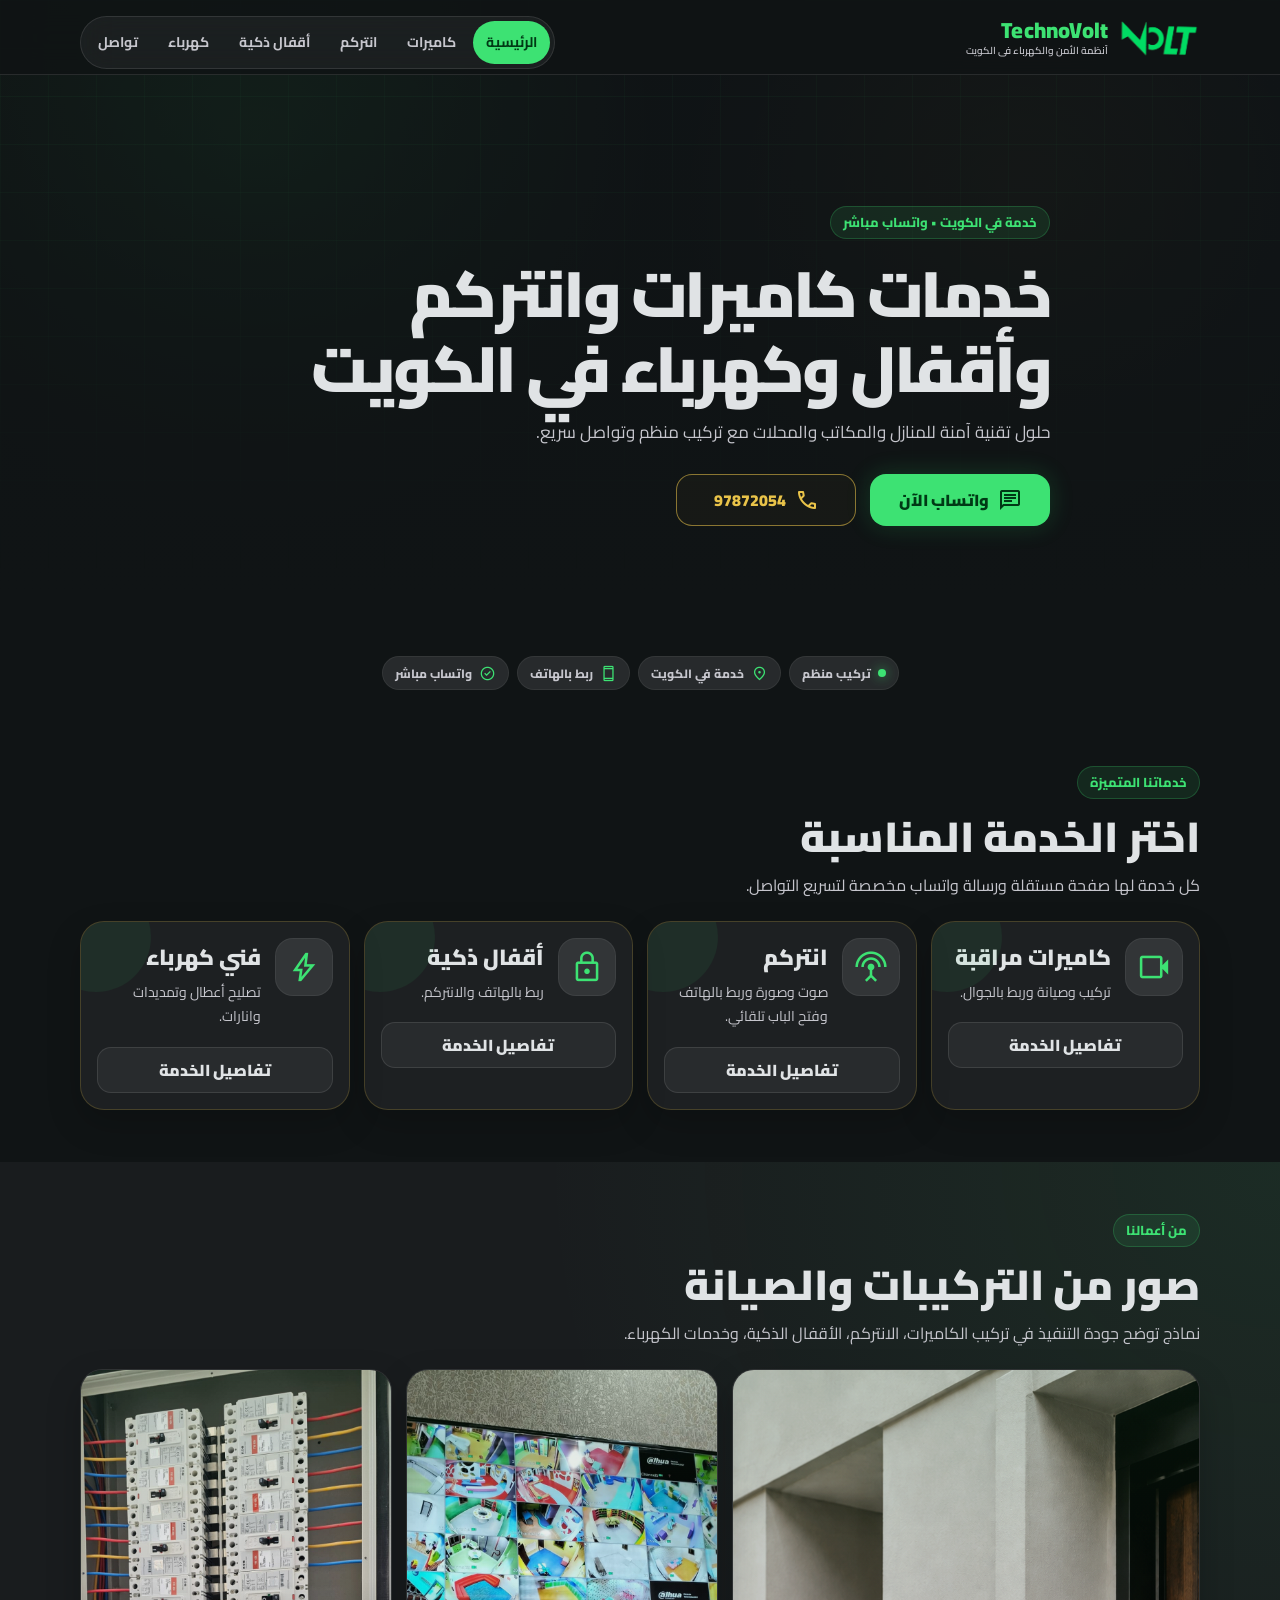
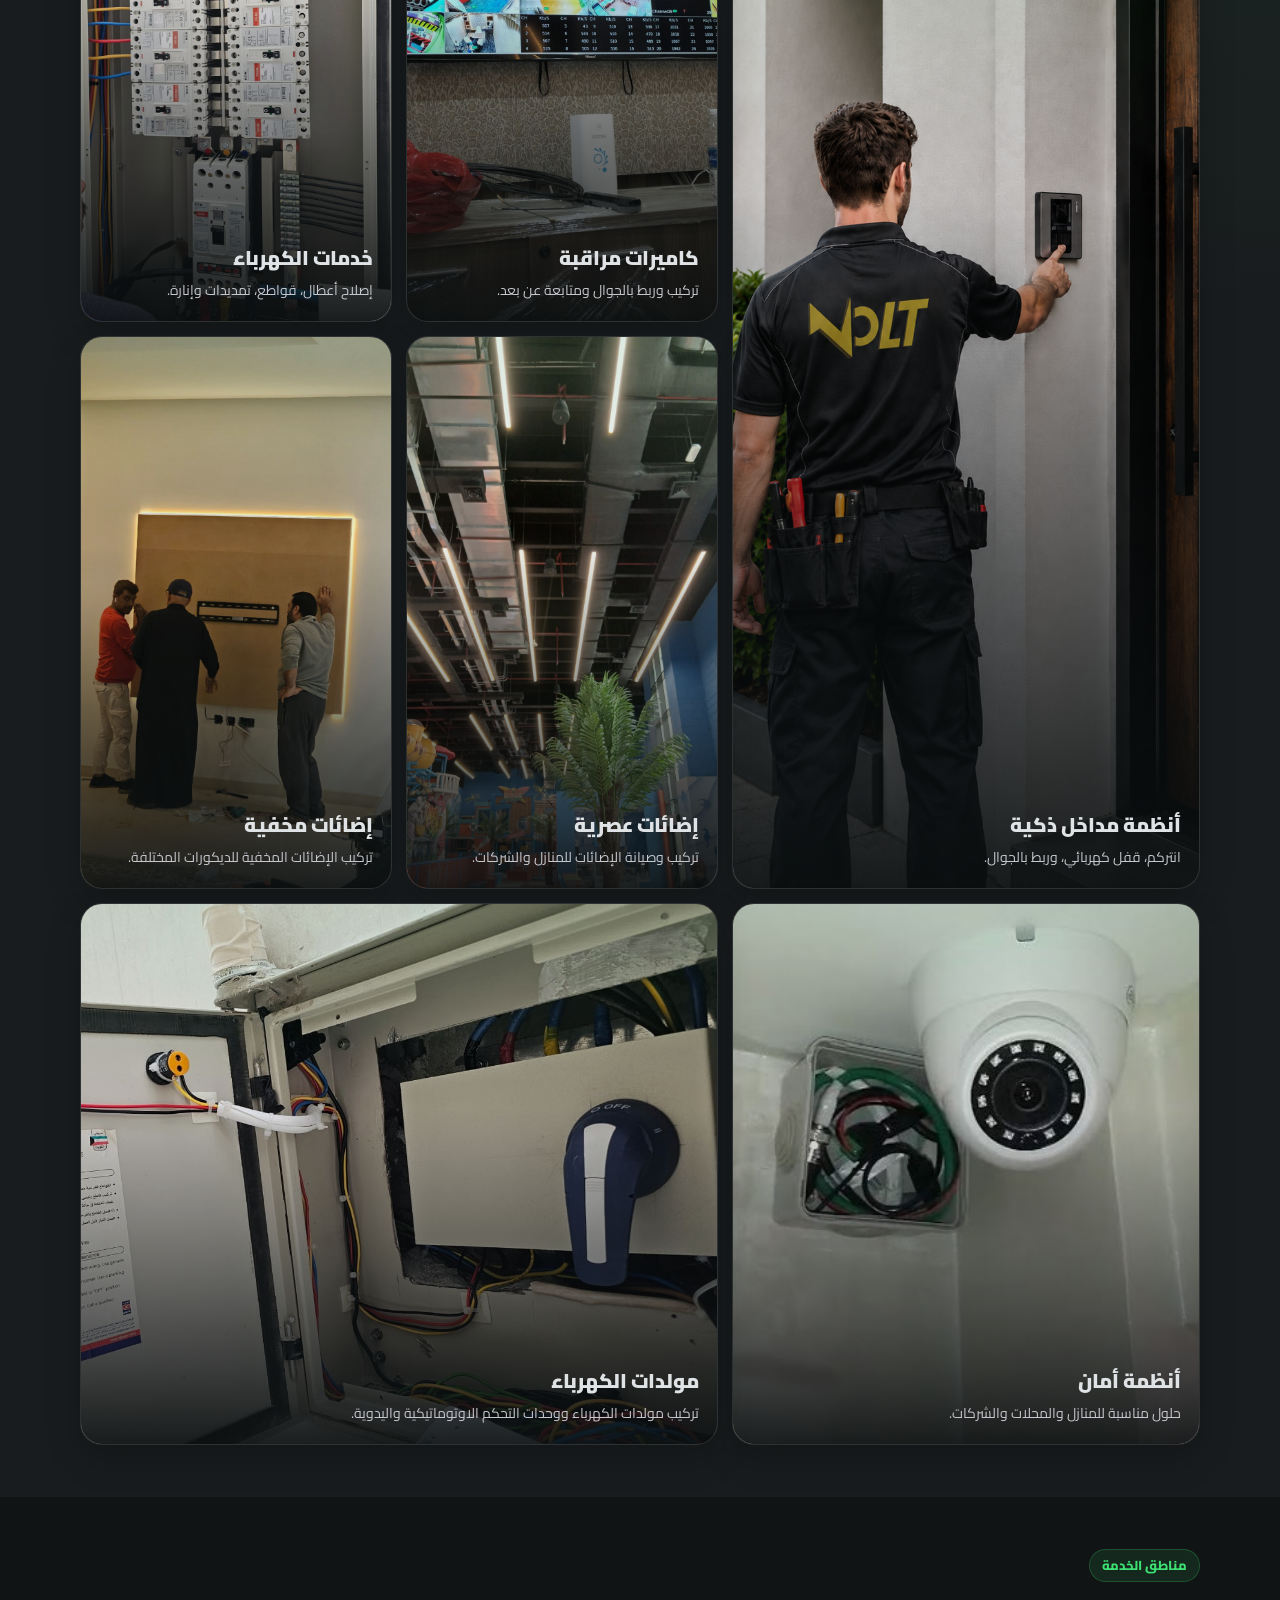
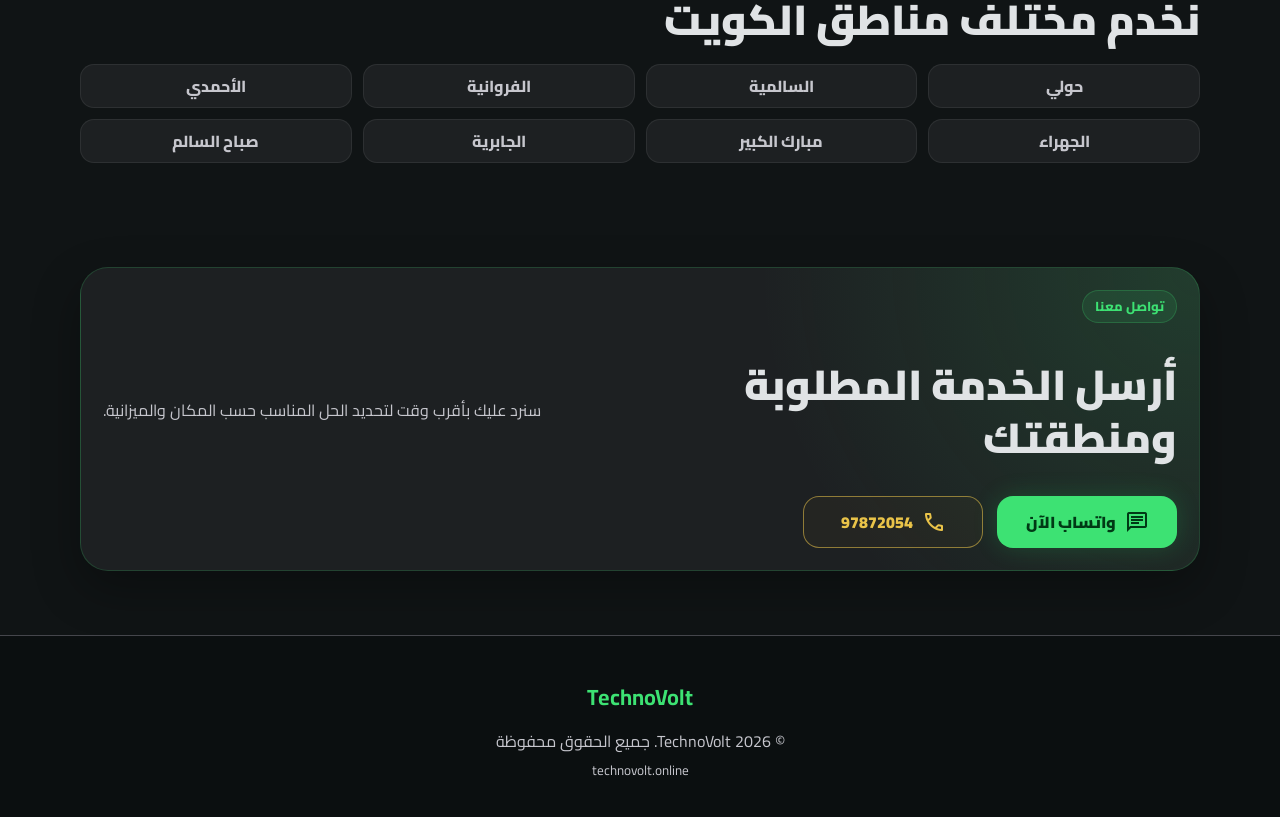
<file: index.html>
<!DOCTYPE html>
<html class="dark" dir="rtl" lang="ar">

<head>
  <!-- Google Tag Manager -->
  <script>
    (function (w, d, s, l, i) {
      w[l] = w[l] || []; w[l].push({
        'gtm.start':
          new Date().getTime(), event: 'gtm.js'
      }); var f = d.getElementsByTagName(s)[0],
        j = d.createElement(s), dl = l != 'dataLayer' ? '&l=' + l : ''; j.async = true; j.src =
          'https://www.googletagmanager.com/gtm.js?id=' + i + dl; f.parentNode.insertBefore(j, f);
    })(window, document, 'script', 'dataLayer', 'GTM-MRMSX66L');
  </script>
  <!-- End Google Tag Manager -->
  <script async src="https://www.googletagmanager.com/gtag/js?id=AW-719681153"></script>
  <script>
    window.dataLayer = window.dataLayer || [];
    function gtag() { dataLayer.push(arguments); }
    gtag('js', new Date());

    gtag('config', 'AW-719681153');
  </script>

  <link rel="icon" type="image/png" href="favicon.png" />
  <link rel="apple-touch-icon" href="favicon.png" />
  <meta name="theme-color" content="#101415" />

  <meta charset="utf-8" />
  <meta content="width=device-width, initial-scale=1.0" name="viewport" />
  <title>TechnoVolt | كاميرات وانتركم وأقفال وكهرباء في الكويت</title>
  <meta name="description"
    content="TechnoVolt لخدمات تركيب وصيانة كاميرات المراقبة والانتركم والأقفال الذكية والكهربائية وإصلاح أعطال الكهرباء في الكويت." />
  <meta property="og:title" content="TechnoVolt | كاميرات وانتركم وأقفال وكهرباء في الكويت" />
  <meta property="og:description"
    content="TechnoVolt لخدمات تركيب وصيانة كاميرات المراقبة والانتركم والأقفال الذكية والكهربائية وإصلاح أعطال الكهرباء في الكويت." />
  <meta property="og:type" content="website" />
  <meta property="og:url" content="https://technovolt.online/" />
  <link rel="canonical" href="https://technovolt.online/" />
  <link rel="preconnect" href="https://fonts.googleapis.com" />
  <link rel="preconnect" href="https://fonts.gstatic.com" crossorigin />
  <link href="https://fonts.googleapis.com/css2?family=Cairo:wght@400;500;600;700;800;900&display=swap"
    rel="stylesheet" />
  <link href="https://fonts.googleapis.com/css2?family=Material+Symbols+Outlined:wght,FILL@100..700,0..1&display=swap"
    rel="stylesheet" />
  <link rel="stylesheet" href="style.css" />
</head>

<body>
  <!-- Google Tag Manager (noscript) -->
  <noscript>
    <iframe src="https://www.googletagmanager.com/ns.html?id=GTM-MRMSX66L" height="0" width="0"
      style="display:none;visibility:hidden"></iframe>
  </noscript>
  <!-- End Google Tag Manager (noscript) -->

  <header class="topbar">
    <div class="topbar__inner">
      <button class="icon-button menu-toggle" id="menuToggle" aria-label="فتح القائمة">
        <span class="material-symbols-outlined">menu</span>
      </button>

      <a href="index.html" class="brand" aria-label="TechnoVolt الرئيسية">
        <img class="logo" src="images/logo.png" alt="الشعار" />
        <span class="brand__text">
          <strong>TechnoVolt</strong>
          <small>أنظمة الأمن والكهرباء في الكويت</small>
        </span>
      </a>

      <a class="topbar__whatsapp js-whatsapp" data-service="general" target="_blank" rel="noopener" aria-label="واتساب">
        <span class="material-symbols-outlined">chat</span>
      </a>
    </div>

    <nav class="mobile-menu" id="mobileMenu" aria-label="القائمة">
      <a class="active" href="index.html">الرئيسية</a>
      <a class="" href="cctv.html">كاميرات مراقبة</a>
      <a class="" href="intercom.html">انتركم</a>
      <a class="" href="smart-locks.html">أقفال ذكية</a>
      <a class="" href="electricity.html">كهرباء</a>
      <a href="#contact">تواصل معنا</a>
    </nav>

    <nav class="desktop-nav" aria-label="روابط الموقع">
      <a class="active" href="index.html">الرئيسية</a>
      <a class="" href="cctv.html">كاميرات</a>
      <a class="" href="intercom.html">انتركم</a>
      <a class="" href="smart-locks.html">أقفال ذكية</a>
      <a class="" href="electricity.html">كهرباء</a>
      <a href="#contact">تواصل</a>
    </nav>
  </header>

  <main>

    <section class="hero home-hero">
      <div class="hero-bg"></div>
      <div class="container hero-content">
        <span class="hero-badge">خدمة في الكويت • واتساب مباشر</span>
        <h1>خدمات كاميرات وانتركم وأقفال وكهرباء في الكويت</h1>
        <p>حلول تقنية آمنة للمنازل والمكاتب والمحلات مع تركيب منظم وتواصل سريع.</p>
        <div class="hero-actions">
          <a class="btn btn-primary js-whatsapp" data-service="general" target="_blank" rel="noopener">
            <span class="material-symbols-outlined">chat</span>
            واتساب الآن
          </a>
          <a class="btn btn-secondary js-call">
            <span class="material-symbols-outlined">call</span>
            97872054
          </a>
        </div>
      </div>
    </section>

    <section class="trust-chips container" aria-label="مميزات الخدمة">
      <div><span></span>تركيب منظم</div>
      <div><span class="material-symbols-outlined">location_on</span>خدمة في الكويت</div>
      <div><span class="material-symbols-outlined">smartphone</span>ربط بالهاتف</div>
      <div><span class="material-symbols-outlined">check_circle</span>واتساب مباشر</div>
    </section>


    <section class="section service-section">
      <div class="container">
        <div class="section-head">
          <span class="eyebrow">خدماتنا المتميزة</span>
          <h2>اختر الخدمة المناسبة</h2>
          <p>كل خدمة لها صفحة مستقلة ورسالة واتساب مخصصة لتسريع التواصل.</p>
        </div>

        <div class="service-grid">
          <article class="service-card">
            <div class="service-card__top">
              <span class="service-icon material-symbols-outlined">videocam</span>
              <div>
                <h3>كاميرات مراقبة</h3>
                <p>تركيب وصيانة وربط بالجوال.</p>
              </div>
            </div>
            <a href="cctv.html" class="card-action">تفاصيل الخدمة</a>
          </article>

          <article class="service-card">
            <div class="service-card__top">
              <span class="service-icon material-symbols-outlined">settings_input_antenna</span>
              <div>
                <h3>انتركم</h3>
                <p>صوت وصورة وربط بالهاتف وفتح الباب تلقائي.</p>
              </div>
            </div>
            <a href="intercom.html" class="card-action">تفاصيل الخدمة</a>
          </article>

          <article class="service-card">
            <div class="service-card__top">
              <span class="service-icon material-symbols-outlined">lock</span>
              <div>
                <h3>أقفال ذكية</h3>
                <p>ربط بالهاتف والانتركم.</p>
              </div>
            </div>
            <a href="smart-locks.html" class="card-action">تفاصيل الخدمة</a>
          </article>

          <article class="service-card">
            <div class="service-card__top">
              <span class="service-icon material-symbols-outlined">bolt</span>
              <div>
                <h3>فني كهرباء</h3>
                <p>تصليح أعطال وتمديدات وانارات.</p>
              </div>
            </div>
            <a href="electricity.html" class="card-action">تفاصيل الخدمة</a>
          </article>
        </div>
      </div>
    </section>


    <!-- <section class="section portfolio-section">
      <div class="container">
        <div class="section-head">
          <span class="eyebrow">من أعمالنا</span>
          <h2>صور تعطي ثقة قبل التواصل</h2>
          <p>استبدل الصور بصور حقيقية من شغلك كلما توفرت.</p>
        </div>

        <div class="portfolio-grid">
          <figure class="portfolio-main">
            <img src="images/work-sample-2.png" alt="فني أمام انتركم وباب حديث في الكويت" />
            <figcaption>
              <strong>أنظمة مداخل ذكية</strong>
              <span>انتركم، قفل كهربائي، وربط بالجوال.</span>
            </figcaption>
          </figure>
          <figure class="portfolio-main">
            <img src="images/work-sample-1.png" alt="كاميرا مراقبة مثبتة باحتراف" />
            <figcaption>
              <strong>أنظمة مراقبة ذكية</strong>
              <span>كاميرات مراقبة، اكتشاف المخاطر، وربط بالجوال.</span>
            </figcaption>
          </figure>
          <figure class="portfolio-main">
            <img src="images/electrician.png" alt="لوحة كهرباء منظمة" />
            <figcaption>
              <strong>أنظمة مداخل ذكية</strong>
              <span>خدمات الكهرباء، اصلاح اعطال 24 ساعه، التمديدات والإنارة.</span>
            </figcaption>
          </figure>
        </div>
      </div>
    </section> -->

    <section class="section portfolio-section">
      <div class="container">
        <div class="section-head">
          <span class="eyebrow">من أعمالنا</span>
          <h2>صور من التركيبات والصيانة</h2>
          <p>
            نماذج توضح جودة التنفيذ في تركيب الكاميرات، الانتركم، الأقفال الذكية، وخدمات الكهرباء.
          </p>
        </div>

        <div class="portfolio-gallery">
          <figure class="portfolio-item portfolio-featured">
            <img src="images/work-sample-2.png" alt="فني يضغط على انتركم أمام باب حديث في الكويت" />
            <figcaption>
              <strong>أنظمة مداخل ذكية</strong>
              <span>انتركم، قفل كهربائي، وربط بالجوال.</span>
            </figcaption>
          </figure>

          <figure class="portfolio-item">
            <img src="images/work-sample-1.png" alt="تركيب كاميرات مراقبة للمنازل والشركات" />
            <figcaption>
              <strong>كاميرات مراقبة</strong>
              <span>تركيب وربط بالجوال ومتابعة عن بعد.</span>
            </figcaption>
          </figure>

          <figure class="portfolio-item">
            <img src="images/electrician.png" alt="فني كهرباء أثناء إصلاح الأعطال" />
            <figcaption>
              <strong>خدمات الكهرباء</strong>
              <span>إصلاح أعطال، قواطع، تمديدات وإنارة.</span>
            </figcaption>
          </figure>

          <figure class="portfolio-item">
            <img src="images/light.png" alt="تركيب إضائات عصريه وفخمه" />
            <figcaption>
              <strong>إضائات عصرية</strong>
              <span>تركيب وصيانة الإضائات للمنازل والشركات.</span>
            </figcaption>
          </figure>

          <figure class="portfolio-item">
            <img src="images/backlight.png" alt="تركيب الإضائات المخفية" />
            <figcaption>
              <strong>إضائات مخفية</strong>
              <span>تركيب الإضائات المخفية للديكورات المختلفة.</span>
            </figcaption>
          </figure>

          <figure class="portfolio-item">
            <img src="images/cctv.png" alt="تركيب كاميرات مراقبة خارجية" />
            <figcaption>
              <strong>أنظمة أمان</strong>
              <span>حلول مناسبة للمنازل والمحلات والشركات.</span>
            </figcaption>
          </figure>

          <figure class="portfolio-item portfolio-featured-row">
            <img src="images/gen.png" alt="تركيب مولدات الكهرباء" />
            <figcaption>
              <strong>مولدات الكهرباء</strong>
              <span>تركيب مولدات الكهرباء ووحدات التحكم الاوتوماتيكية واليدوية.</span>
            </figcaption>
          </figure>

        </div>
      </div>
    </section>

    <section class="section area-section">
      <div class="container">
        <div class="section-head compact">
          <span class="eyebrow">مناطق الخدمة</span>
          <h2>نخدم مختلف مناطق الكويت</h2>
        </div>

        <div class="area-grid">
          <span>حولي</span>
          <span>السالمية</span>
          <span>الفروانية</span>
          <span>الأحمدي</span>
          <span>الجهراء</span>
          <span>مبارك الكبير</span>
          <span>الجابرية</span>
          <span>صباح السالم</span>
        </div>
      </div>
    </section>


    <section id="contact" class="section contact-section">
      <div class="container contact-card">
        <span class="eyebrow">تواصل معنا</span>
        <h2>أرسل الخدمة المطلوبة ومنطقتك</h2>
        <p>سنرد عليك بأقرب وقت لتحديد الحل المناسب حسب المكان والميزانية.</p>
        <div class="contact-actions">
          <a class="btn btn-primary js-whatsapp" data-service="general" target="_blank" rel="noopener">
            <span class="material-symbols-outlined">chat</span>
            واتساب الآن
          </a>
          <a class="btn btn-secondary js-call">
            <span class="material-symbols-outlined">call</span>
            97872054
          </a>
        </div>
      </div>
    </section>


  </main>

  <footer class="footer">
    <strong>TechnoVolt</strong>
    <p>© <span id="year"></span> TechnoVolt. جميع الحقوق محفوظة</p>
    <small>technovolt.online</small>
  </footer>


  <nav class="bottom-cta" aria-label="تواصل سريع">
    <a class="bottom-cta__main js-whatsapp" data-service="general" target="_blank" rel="noopener">
      <span class="material-symbols-outlined">chat</span>
      <span>واتساب</span>
    </a>
    <a class="bottom-cta__secondary js-call">
      <span class="material-symbols-outlined">call</span>
      <span>97872054</span>
    </a>
  </nav>

  <script src="script.js"></script>
</body>

</html>
</file>
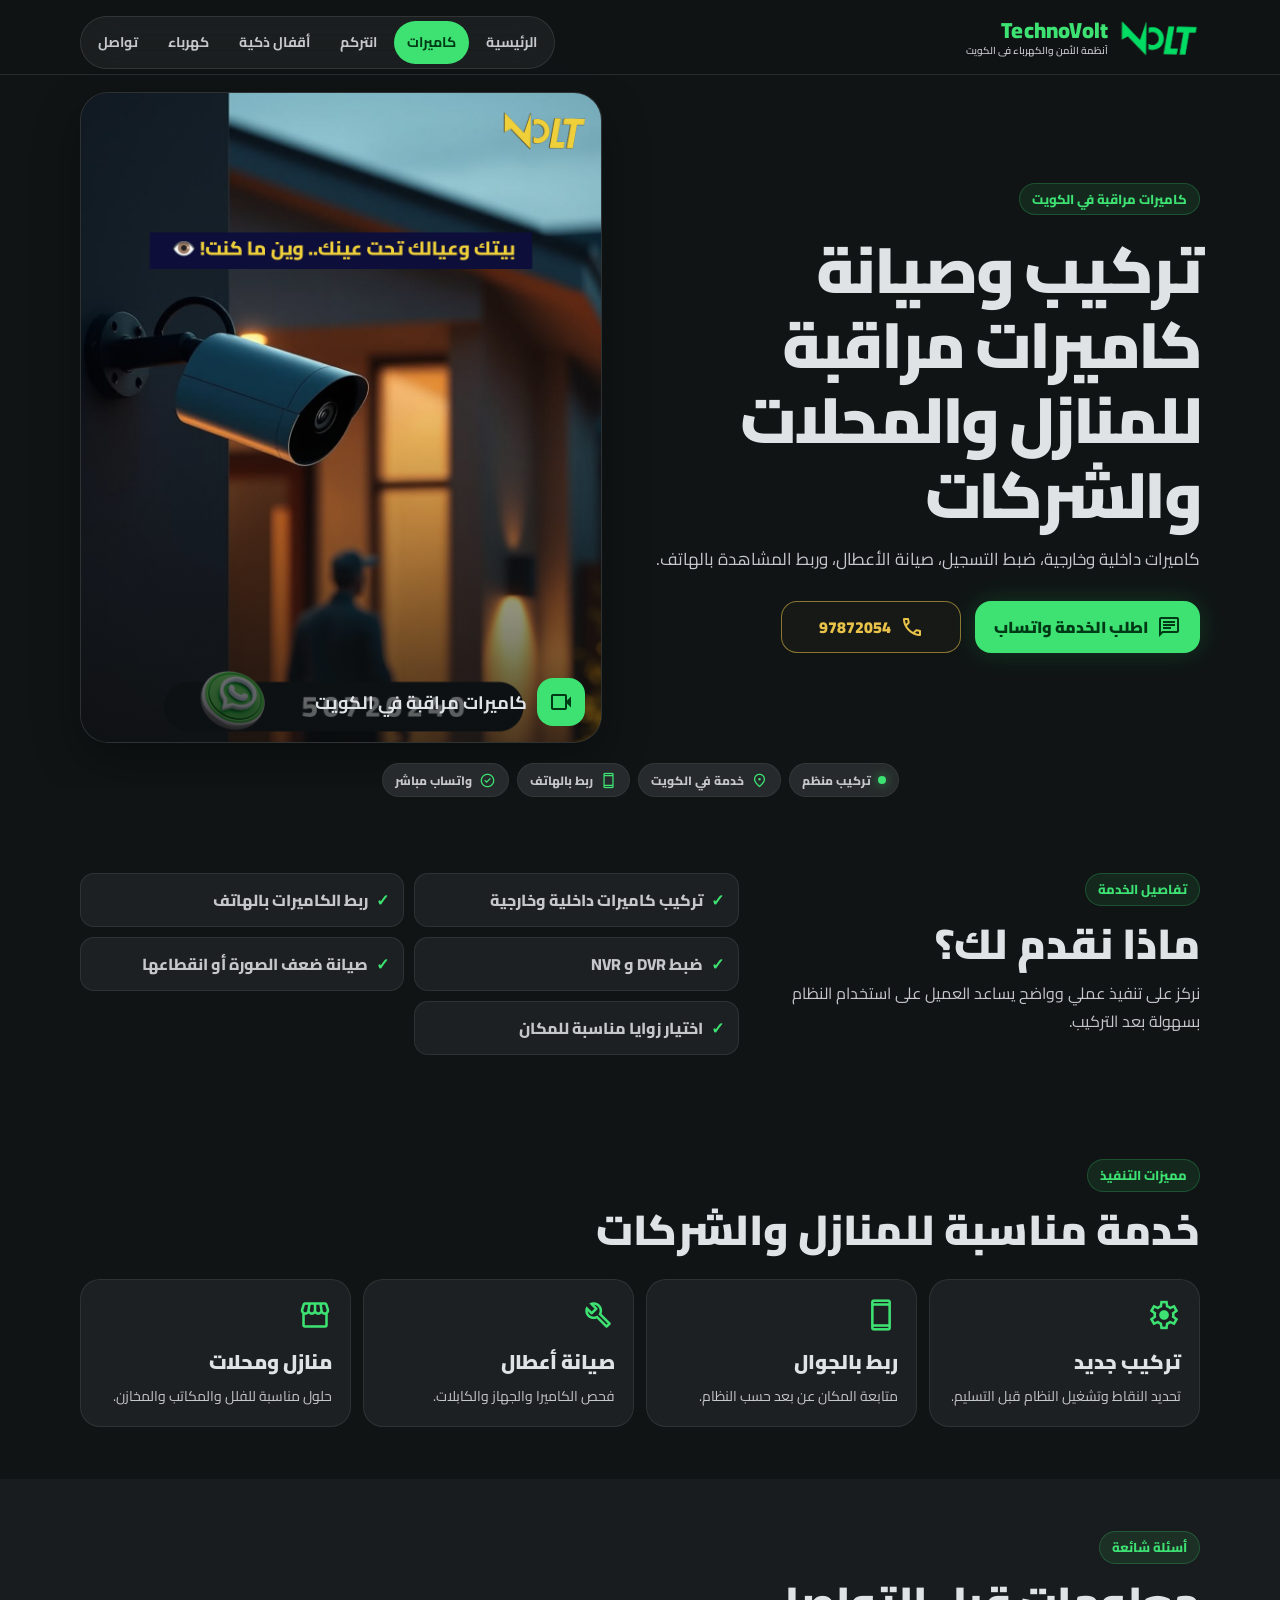
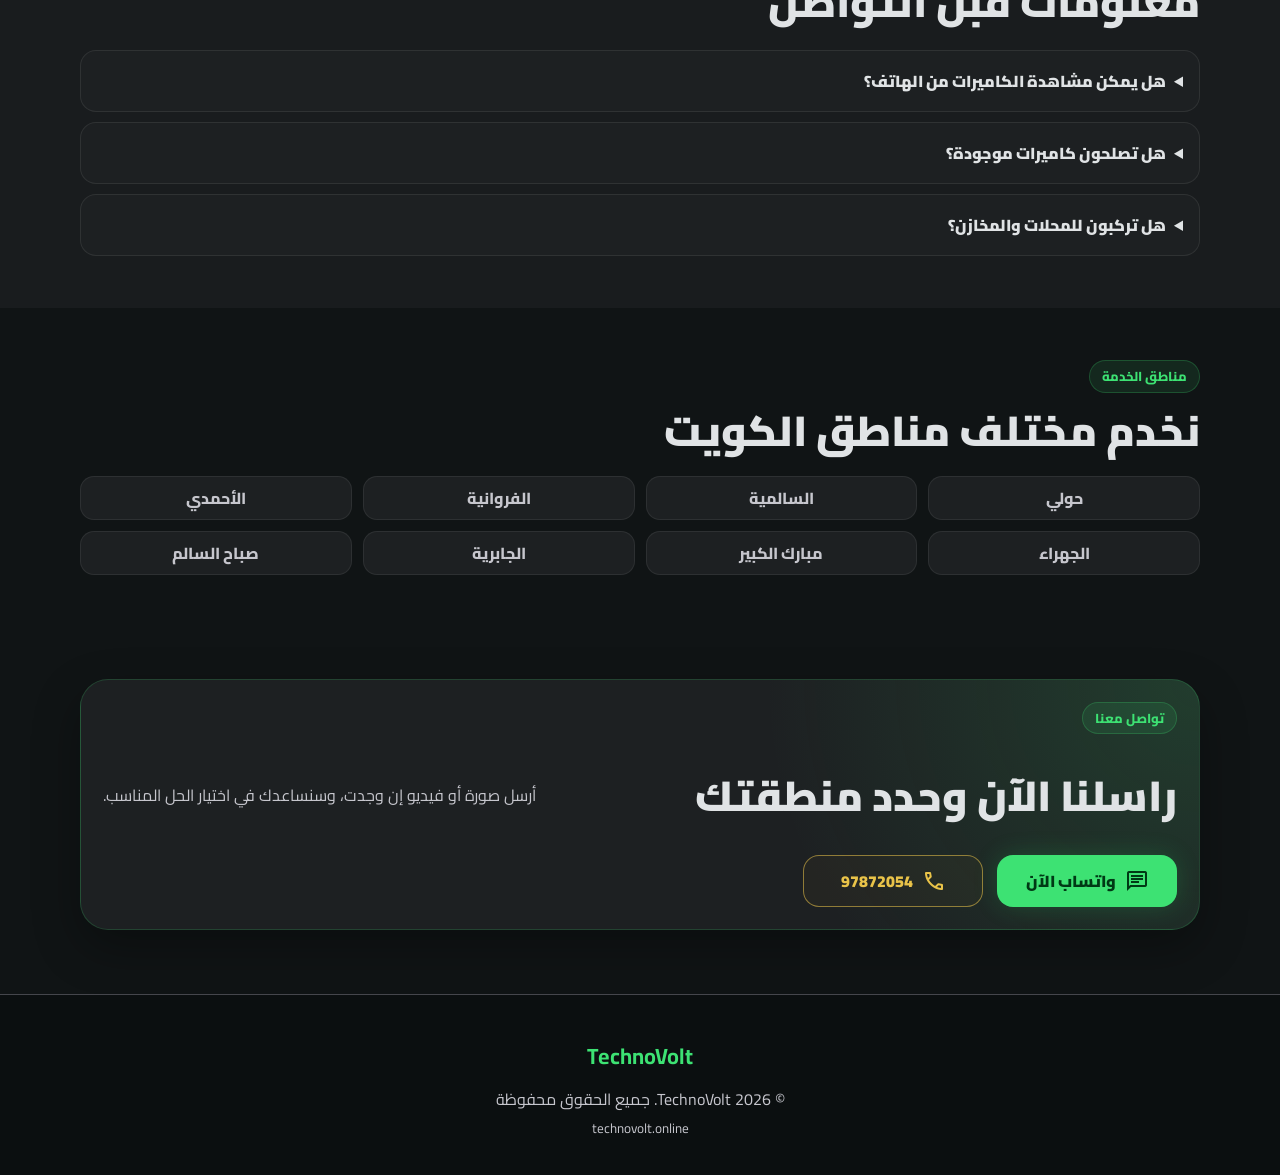
<file: cctv.html>
<!DOCTYPE html>
<html class="dark" dir="rtl" lang="ar">

<head>
  <!-- Google Tag Manager -->
  <script>
    (function (w, d, s, l, i) {
      w[l] = w[l] || []; w[l].push({
        'gtm.start':
          new Date().getTime(), event: 'gtm.js'
      }); var f = d.getElementsByTagName(s)[0],
        j = d.createElement(s), dl = l != 'dataLayer' ? '&l=' + l : ''; j.async = true; j.src =
          'https://www.googletagmanager.com/gtm.js?id=' + i + dl; f.parentNode.insertBefore(j, f);
    })(window, document, 'script', 'dataLayer', 'GTM-MRMSX66L');
  </script>
  <!-- End Google Tag Manager -->
  <script async src="https://www.googletagmanager.com/gtag/js?id=AW-719681153"></script>
  <script>
    window.dataLayer = window.dataLayer || [];
    function gtag() { dataLayer.push(arguments); }
    gtag('js', new Date());

    gtag('config', 'AW-719681153');
  </script>

  <link rel="icon" type="image/png" href="favicon.png" />
  <link rel="apple-touch-icon" href="favicon.png" />
  <meta name="theme-color" content="#101415" />

  <meta charset="utf-8" />
  <meta content="width=device-width, initial-scale=1.0" name="viewport" />
  <title>تركيب كاميرات مراقبة في الكويت | TechnoVolt</title>
  <meta name="description"
    content="تركيب وصيانة كاميرات مراقبة في الكويت للمنازل والمحلات والشركات، ربط بالجوال، ضبط التسجيل وصيانة الأعطال." />
  <meta property="og:title" content="تركيب كاميرات مراقبة في الكويت | TechnoVolt" />
  <meta property="og:description"
    content="تركيب وصيانة كاميرات مراقبة في الكويت للمنازل والمحلات والشركات، ربط بالجوال، ضبط التسجيل وصيانة الأعطال." />
  <meta property="og:type" content="website" />
  <meta property="og:url" content="https://technovolt.online/cctv.html" />
  <link rel="canonical" href="https://technovolt.online/cctv.html" />
  <link rel="preconnect" href="https://fonts.googleapis.com" />
  <link rel="preconnect" href="https://fonts.gstatic.com" crossorigin />
  <link href="https://fonts.googleapis.com/css2?family=Cairo:wght@400;500;600;700;800;900&display=swap"
    rel="stylesheet" />
  <link href="https://fonts.googleapis.com/css2?family=Material+Symbols+Outlined:wght,FILL@100..700,0..1&display=swap"
    rel="stylesheet" />
  <link rel="stylesheet" href="style.css" />
</head>

<body>
  <!-- Google Tag Manager (noscript) -->
  <noscript>
    <iframe src="https://www.googletagmanager.com/ns.html?id=GTM-MRMSX66L" height="0" width="0"
      style="display:none;visibility:hidden"></iframe>
  </noscript>
  <!-- End Google Tag Manager (noscript) -->

  <header class="topbar">
    <div class="topbar__inner">
      <button class="icon-button menu-toggle" id="menuToggle" aria-label="فتح القائمة">
        <span class="material-symbols-outlined">menu</span>
      </button>

      <a href="index.html" class="brand" aria-label="TechnoVolt الرئيسية">
        <img class="logo" src="images/logo.png" alt="الشعار" />
        <span class="brand__text">
          <strong>TechnoVolt</strong>
          <small>أنظمة الأمن والكهرباء في الكويت</small>
        </span>
      </a>

      <a class="topbar__whatsapp js-whatsapp" data-service="general" target="_blank" rel="noopener" aria-label="واتساب">
        <span class="material-symbols-outlined">chat</span>
      </a>
    </div>

    <nav class="mobile-menu" id="mobileMenu" aria-label="القائمة">
      <a class="" href="index.html">الرئيسية</a>
      <a class="active" href="cctv.html">كاميرات مراقبة</a>
      <a class="" href="intercom.html">انتركم</a>
      <a class="" href="smart-locks.html">أقفال ذكية</a>
      <a class="" href="electricity.html">كهرباء</a>
      <a href="#contact">تواصل معنا</a>
    </nav>

    <nav class="desktop-nav" aria-label="روابط الموقع">
      <a class="" href="index.html">الرئيسية</a>
      <a class="active" href="cctv.html">كاميرات</a>
      <a class="" href="intercom.html">انتركم</a>
      <a class="" href="smart-locks.html">أقفال ذكية</a>
      <a class="" href="electricity.html">كهرباء</a>
      <a href="#contact">تواصل</a>
    </nav>
  </header>

  <main>

    <section class="hero service-hero">
      <div class="container service-hero__grid">
        <div class="service-hero__text">
          <span class="hero-badge">كاميرات مراقبة في الكويت</span>
          <h1>تركيب وصيانة كاميرات مراقبة للمنازل والمحلات والشركات</h1>
          <p>كاميرات داخلية وخارجية، ضبط التسجيل، صيانة الأعطال، وربط المشاهدة بالهاتف.</p>
          <div class="hero-actions">
            <a class="btn btn-primary js-whatsapp" data-service="cctv" target="_blank" rel="noopener">
              <span class="material-symbols-outlined">chat</span>
              اطلب الخدمة واتساب
            </a>
            <a class="btn btn-secondary js-call">
              <span class="material-symbols-outlined">call</span>
              97872054
            </a>
          </div>
        </div>
        <div class="service-visual">
          <img src="images/cctv-installation.png" alt="تركيب كاميرات مراقبة في الكويت" />
          <div class="service-visual__overlay">
            <span class="material-symbols-outlined">videocam</span>
            <strong>كاميرات مراقبة في الكويت</strong>
          </div>
        </div>
      </div>
    </section>


    <section class="trust-chips container" aria-label="مميزات الخدمة">
      <div><span></span>تركيب منظم</div>
      <div><span class="material-symbols-outlined">location_on</span>خدمة في الكويت</div>
      <div><span class="material-symbols-outlined">smartphone</span>ربط بالهاتف</div>
      <div><span class="material-symbols-outlined">check_circle</span>واتساب مباشر</div>
    </section>


    <section class="section">
      <div class="container split-section">
        <div>
          <span class="eyebrow">تفاصيل الخدمة</span>
          <h2>ماذا نقدم لك؟</h2>
          <p>نركز على تنفيذ عملي وواضح يساعد العميل على استخدام النظام بسهولة بعد التركيب.</p>
        </div>
        <ul class="service-list">
          <li>تركيب كاميرات داخلية وخارجية</li>
          <li>ربط الكاميرات بالهاتف</li>
          <li>ضبط DVR و NVR</li>
          <li>صيانة ضعف الصورة أو انقطاعها</li>
          <li>اختيار زوايا مناسبة للمكان</li>
        </ul>
      </div>
    </section>

    <section class="section feature-section">
      <div class="container">
        <div class="section-head">
          <span class="eyebrow">مميزات التنفيذ</span>
          <h2>خدمة مناسبة للمنازل والشركات</h2>
        </div>
        <div class="feature-grid">

          <article class="feature-card">
            <span class="material-symbols-outlined">settings</span>
            <h3>تركيب جديد</h3>
            <p>تحديد النقاط وتشغيل النظام قبل التسليم.</p>
          </article>
          <article class="feature-card">
            <span class="material-symbols-outlined">smartphone</span>
            <h3>ربط بالجوال</h3>
            <p>متابعة المكان عن بعد حسب النظام.</p>
          </article>
          <article class="feature-card">
            <span class="material-symbols-outlined">build</span>
            <h3>صيانة أعطال</h3>
            <p>فحص الكاميرا والجهاز والكابلات.</p>
          </article>
          <article class="feature-card">
            <span class="material-symbols-outlined">storefront</span>
            <h3>منازل ومحلات</h3>
            <p>حلول مناسبة للفلل والمكاتب والمخازن.</p>
          </article>
        </div>
      </div>
    </section>


    <section class="section faq-section">
      <div class="container">
        <div class="section-head">
          <span class="eyebrow">أسئلة شائعة</span>
          <h2>معلومات قبل التواصل</h2>
        </div>
        <div class="faq-list">
          <details>
            <summary>هل يمكن مشاهدة الكاميرات من الهاتف؟</summary>
            <p>نعم، يمكن ربط النظام بالجوال حسب نوع الجهاز والإنترنت.</p>
          </details>
          <details>
            <summary>هل تصلحون كاميرات موجودة؟</summary>
            <p>نعم، نفحص الجهاز والكابلات والكاميرات ونحدد سبب العطل.</p>
          </details>
          <details>
            <summary>هل تركبون للمحلات والمخازن؟</summary>
            <p>نعم، نحدد الزوايا المناسبة حسب مساحة المكان.</p>
          </details>
        </div>
      </div>
    </section>


    <section class="section area-section">
      <div class="container">
        <div class="section-head compact">
          <span class="eyebrow">مناطق الخدمة</span>
          <h2>نخدم مختلف مناطق الكويت</h2>
        </div>

        <div class="area-grid">
          <span>حولي</span>
          <span>السالمية</span>
          <span>الفروانية</span>
          <span>الأحمدي</span>
          <span>الجهراء</span>
          <span>مبارك الكبير</span>
          <span>الجابرية</span>
          <span>صباح السالم</span>
        </div>
      </div>
    </section>


    <section id="contact" class="section contact-section">
      <div class="container contact-card">
        <span class="eyebrow">تواصل معنا</span>
        <h2>راسلنا الآن وحدد منطقتك</h2>
        <p>أرسل صورة أو فيديو إن وجدت، وسنساعدك في اختيار الحل المناسب.</p>
        <div class="contact-actions">
          <a class="btn btn-primary js-whatsapp" data-service="cctv" target="_blank" rel="noopener">
            <span class="material-symbols-outlined">chat</span>
            واتساب الآن
          </a>
          <a class="btn btn-secondary js-call">
            <span class="material-symbols-outlined">call</span>
            97872054
          </a>
        </div>
      </div>
    </section>


  </main>

  <footer class="footer">
    <strong>TechnoVolt</strong>
    <p>© <span id="year"></span> TechnoVolt. جميع الحقوق محفوظة</p>
    <small>technovolt.online</small>
  </footer>


  <nav class="bottom-cta" aria-label="تواصل سريع">
    <a class="bottom-cta__main js-whatsapp" data-service="cctv" target="_blank" rel="noopener">
      <span class="material-symbols-outlined">chat</span>
      <span>واتساب</span>
    </a>
    <a class="bottom-cta__secondary js-call">
      <span class="material-symbols-outlined">call</span>
      <span>97872054</span>
    </a>
  </nav>

  <script src="script.js"></script>
</body>

</html>
</file>
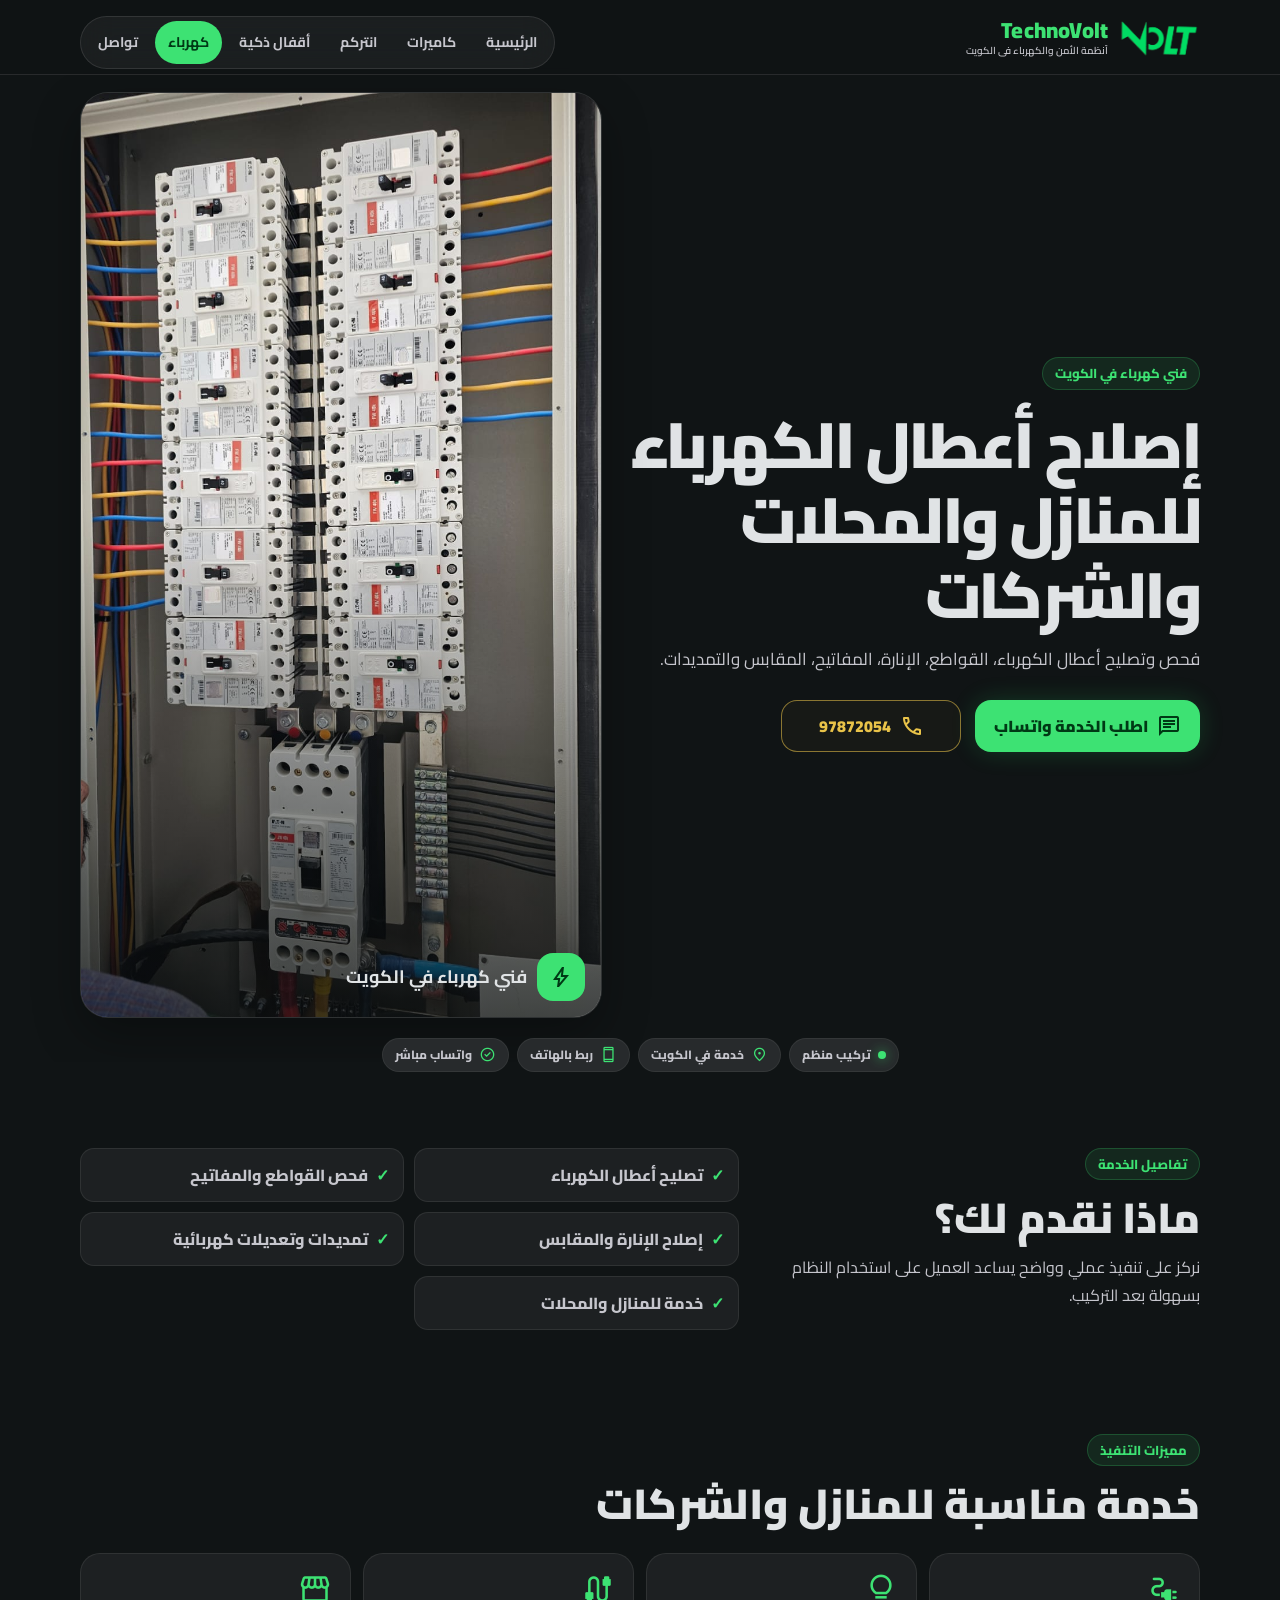
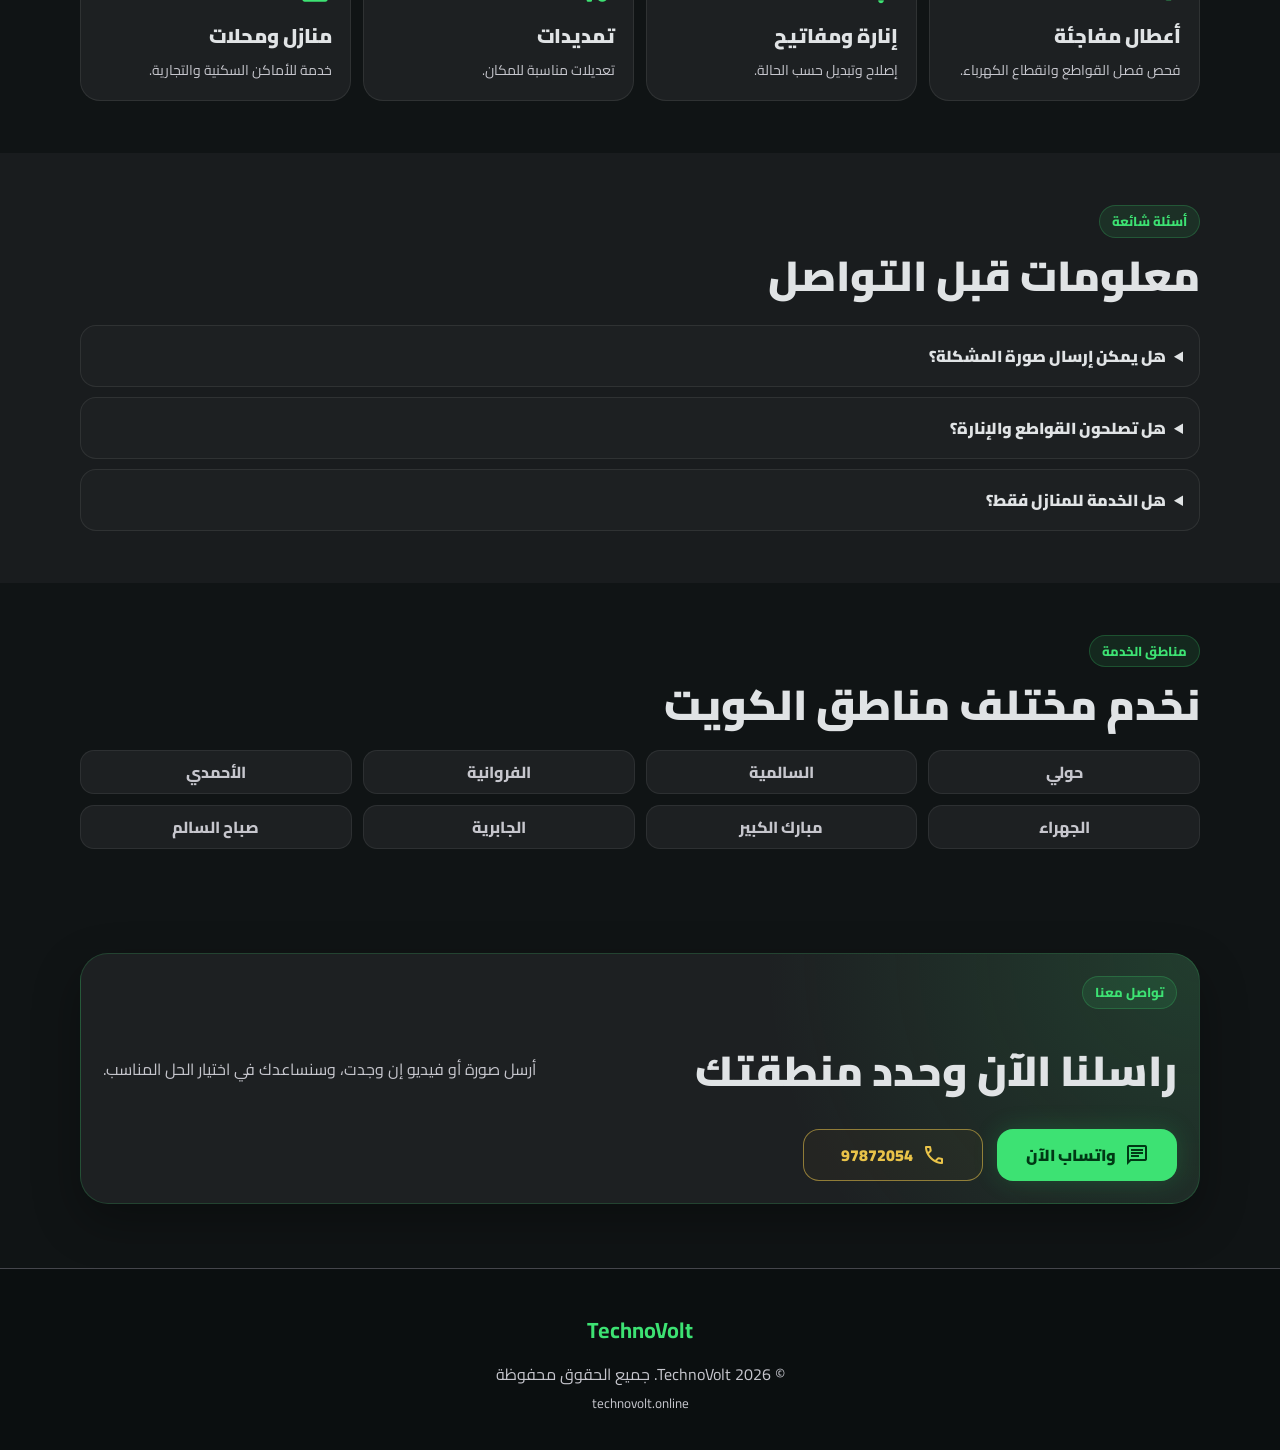
<file: electricity.html>
<!DOCTYPE html>
<html class="dark" dir="rtl" lang="ar">

<head>
  <!-- Google Tag Manager -->
  <script>
    (function (w, d, s, l, i) {
      w[l] = w[l] || []; w[l].push({
        'gtm.start':
          new Date().getTime(), event: 'gtm.js'
      }); var f = d.getElementsByTagName(s)[0],
        j = d.createElement(s), dl = l != 'dataLayer' ? '&l=' + l : ''; j.async = true; j.src =
          'https://www.googletagmanager.com/gtm.js?id=' + i + dl; f.parentNode.insertBefore(j, f);
    })(window, document, 'script', 'dataLayer', 'GTM-MRMSX66L');
  </script>
  <!-- End Google Tag Manager -->
  <script async src="https://www.googletagmanager.com/gtag/js?id=AW-719681153"></script>
  <script>
    window.dataLayer = window.dataLayer || [];
    function gtag() { dataLayer.push(arguments); }
    gtag('js', new Date());

    gtag('config', 'AW-719681153');
  </script>

  <link rel="icon" type="image/png" href="favicon.png" />
  <link rel="apple-touch-icon" href="favicon.png" />
  <meta name="theme-color" content="#101415" />

  <meta charset="utf-8" />
  <meta content="width=device-width, initial-scale=1.0" name="viewport" />
  <title>فني كهرباء في الكويت | TechnoVolt</title>
  <meta name="description"
    content="فني كهرباء في الكويت لإصلاح أعطال الكهرباء، القواطع، الإنارة، المفاتيح والتمديدات للمنازل والمحلات." />
  <meta property="og:title" content="فني كهرباء في الكويت | TechnoVolt" />
  <meta property="og:description"
    content="فني كهرباء في الكويت لإصلاح أعطال الكهرباء، القواطع، الإنارة، المفاتيح والتمديدات للمنازل والمحلات." />
  <meta property="og:type" content="website" />
  <meta property="og:url" content="https://technovolt.online/electricity.html" />
  <link rel="canonical" href="https://technovolt.online/electricity.html" />
  <link rel="preconnect" href="https://fonts.googleapis.com" />
  <link rel="preconnect" href="https://fonts.gstatic.com" crossorigin />
  <link href="https://fonts.googleapis.com/css2?family=Cairo:wght@400;500;600;700;800;900&display=swap"
    rel="stylesheet" />
  <link href="https://fonts.googleapis.com/css2?family=Material+Symbols+Outlined:wght,FILL@100..700,0..1&display=swap"
    rel="stylesheet" />
  <link rel="stylesheet" href="style.css" />
</head>

<body>
  <!-- Google Tag Manager (noscript) -->
  <noscript>
    <iframe src="https://www.googletagmanager.com/ns.html?id=GTM-MRMSX66L" height="0" width="0"
      style="display:none;visibility:hidden"></iframe>
  </noscript>
  <!-- End Google Tag Manager (noscript) -->


  <header class="topbar">
    <div class="topbar__inner">
      <button class="icon-button menu-toggle" id="menuToggle" aria-label="فتح القائمة">
        <span class="material-symbols-outlined">menu</span>
      </button>

      <a href="index.html" class="brand" aria-label="TechnoVolt الرئيسية">
        <img class="logo" src="images/logo.png" alt="الشعار" />
        <span class="brand__text">
          <strong>TechnoVolt</strong>
          <small>أنظمة الأمن والكهرباء في الكويت</small>
        </span>
      </a>

      <a class="topbar__whatsapp js-whatsapp" data-service="general" target="_blank" rel="noopener" aria-label="واتساب">
        <span class="material-symbols-outlined">chat</span>
      </a>
    </div>

    <nav class="mobile-menu" id="mobileMenu" aria-label="القائمة">
      <a class="" href="index.html">الرئيسية</a>
      <a class="" href="cctv.html">كاميرات مراقبة</a>
      <a class="" href="intercom.html">انتركم</a>
      <a class="" href="smart-locks.html">أقفال ذكية</a>
      <a class="active" href="electricity.html">كهرباء</a>
      <a href="#contact">تواصل معنا</a>
    </nav>

    <nav class="desktop-nav" aria-label="روابط الموقع">
      <a class="" href="index.html">الرئيسية</a>
      <a class="" href="cctv.html">كاميرات</a>
      <a class="" href="intercom.html">انتركم</a>
      <a class="" href="smart-locks.html">أقفال ذكية</a>
      <a class="active" href="electricity.html">كهرباء</a>
      <a href="#contact">تواصل</a>
    </nav>
  </header>

  <main>

    <section class="hero service-hero">
      <div class="container service-hero__grid">
        <div class="service-hero__text">
          <span class="hero-badge">فني كهرباء في الكويت</span>
          <h1>إصلاح أعطال الكهرباء للمنازل والمحلات والشركات</h1>
          <p>فحص وتصليح أعطال الكهرباء، القواطع، الإنارة، المفاتيح، المقابس والتمديدات.</p>
          <div class="hero-actions">
            <a class="btn btn-primary js-whatsapp" data-service="electricity" target="_blank" rel="noopener">
              <span class="material-symbols-outlined">chat</span>
              اطلب الخدمة واتساب
            </a>
            <a class="btn btn-secondary js-call">
              <span class="material-symbols-outlined">call</span>
              97872054
            </a>
          </div>
        </div>
        <div class="service-visual">
          <img src="images/electrician.png" alt="فني كهرباء في الكويت لإصلاح الأعطال" />
          <div class="service-visual__overlay">
            <span class="material-symbols-outlined">bolt</span>
            <strong>فني كهرباء في الكويت</strong>
          </div>
        </div>
      </div>
    </section>


    <section class="trust-chips container" aria-label="مميزات الخدمة">
      <div><span></span>تركيب منظم</div>
      <div><span class="material-symbols-outlined">location_on</span>خدمة في الكويت</div>
      <div><span class="material-symbols-outlined">smartphone</span>ربط بالهاتف</div>
      <div><span class="material-symbols-outlined">check_circle</span>واتساب مباشر</div>
    </section>


    <section class="section">
      <div class="container split-section">
        <div>
          <span class="eyebrow">تفاصيل الخدمة</span>
          <h2>ماذا نقدم لك؟</h2>
          <p>نركز على تنفيذ عملي وواضح يساعد العميل على استخدام النظام بسهولة بعد التركيب.</p>
        </div>
        <ul class="service-list">
          <li>تصليح أعطال الكهرباء</li>
          <li>فحص القواطع والمفاتيح</li>
          <li>إصلاح الإنارة والمقابس</li>
          <li>تمديدات وتعديلات كهربائية</li>
          <li>خدمة للمنازل والمحلات</li>
        </ul>
      </div>
    </section>

    <section class="section feature-section">
      <div class="container">
        <div class="section-head">
          <span class="eyebrow">مميزات التنفيذ</span>
          <h2>خدمة مناسبة للمنازل والشركات</h2>
        </div>
        <div class="feature-grid">

          <article class="feature-card">
            <span class="material-symbols-outlined">electrical_services</span>
            <h3>أعطال مفاجئة</h3>
            <p>فحص فصل القواطع وانقطاع الكهرباء.</p>
          </article>
          <article class="feature-card">
            <span class="material-symbols-outlined">lightbulb</span>
            <h3>إنارة ومفاتيح</h3>
            <p>إصلاح وتبديل حسب الحالة.</p>
          </article>
          <article class="feature-card">
            <span class="material-symbols-outlined">cable</span>
            <h3>تمديدات</h3>
            <p>تعديلات مناسبة للمكان.</p>
          </article>
          <article class="feature-card">
            <span class="material-symbols-outlined">storefront</span>
            <h3>منازل ومحلات</h3>
            <p>خدمة للأماكن السكنية والتجارية.</p>
          </article>
        </div>
      </div>
    </section>


    <section class="section faq-section">
      <div class="container">
        <div class="section-head">
          <span class="eyebrow">أسئلة شائعة</span>
          <h2>معلومات قبل التواصل</h2>
        </div>
        <div class="faq-list">
          <details>
            <summary>هل يمكن إرسال صورة المشكلة؟</summary>
            <p>نعم، أرسل صورة أو فيديو عبر الواتساب لتوضيح الحالة.</p>
          </details>
          <details>
            <summary>هل تصلحون القواطع والإنارة؟</summary>
            <p>نعم، نفحص القواطع والمفاتيح والإنارة والمخارج.</p>
          </details>
          <details>
            <summary>هل الخدمة للمنازل فقط؟</summary>
            <p>الخدمة للمنازل والمحلات والمكاتب حسب طبيعة العمل.</p>
          </details>
        </div>
      </div>
    </section>


    <section class="section area-section">
      <div class="container">
        <div class="section-head compact">
          <span class="eyebrow">مناطق الخدمة</span>
          <h2>نخدم مختلف مناطق الكويت</h2>
        </div>

        <div class="area-grid">
          <span>حولي</span>
          <span>السالمية</span>
          <span>الفروانية</span>
          <span>الأحمدي</span>
          <span>الجهراء</span>
          <span>مبارك الكبير</span>
          <span>الجابرية</span>
          <span>صباح السالم</span>
        </div>
      </div>
    </section>


    <section id="contact" class="section contact-section">
      <div class="container contact-card">
        <span class="eyebrow">تواصل معنا</span>
        <h2>راسلنا الآن وحدد منطقتك</h2>
        <p>أرسل صورة أو فيديو إن وجدت، وسنساعدك في اختيار الحل المناسب.</p>
        <div class="contact-actions">
          <a class="btn btn-primary js-whatsapp" data-service="electricity" target="_blank" rel="noopener">
            <span class="material-symbols-outlined">chat</span>
            واتساب الآن
          </a>
          <a class="btn btn-secondary js-call">
            <span class="material-symbols-outlined">call</span>
            97872054
          </a>
        </div>
      </div>
    </section>


  </main>

  <footer class="footer">
    <strong>TechnoVolt</strong>
    <p>© <span id="year"></span> TechnoVolt. جميع الحقوق محفوظة</p>
    <small>technovolt.online</small>
  </footer>


  <nav class="bottom-cta" aria-label="تواصل سريع">
    <a class="bottom-cta__main js-whatsapp" data-service="electricity" target="_blank" rel="noopener">
      <span class="material-symbols-outlined">chat</span>
      <span>واتساب</span>
    </a>
    <a class="bottom-cta__secondary js-call">
      <span class="material-symbols-outlined">call</span>
      <span>97872054</span>
    </a>
  </nav>

  <script src="script.js"></script>
</body>

</html>
</file>
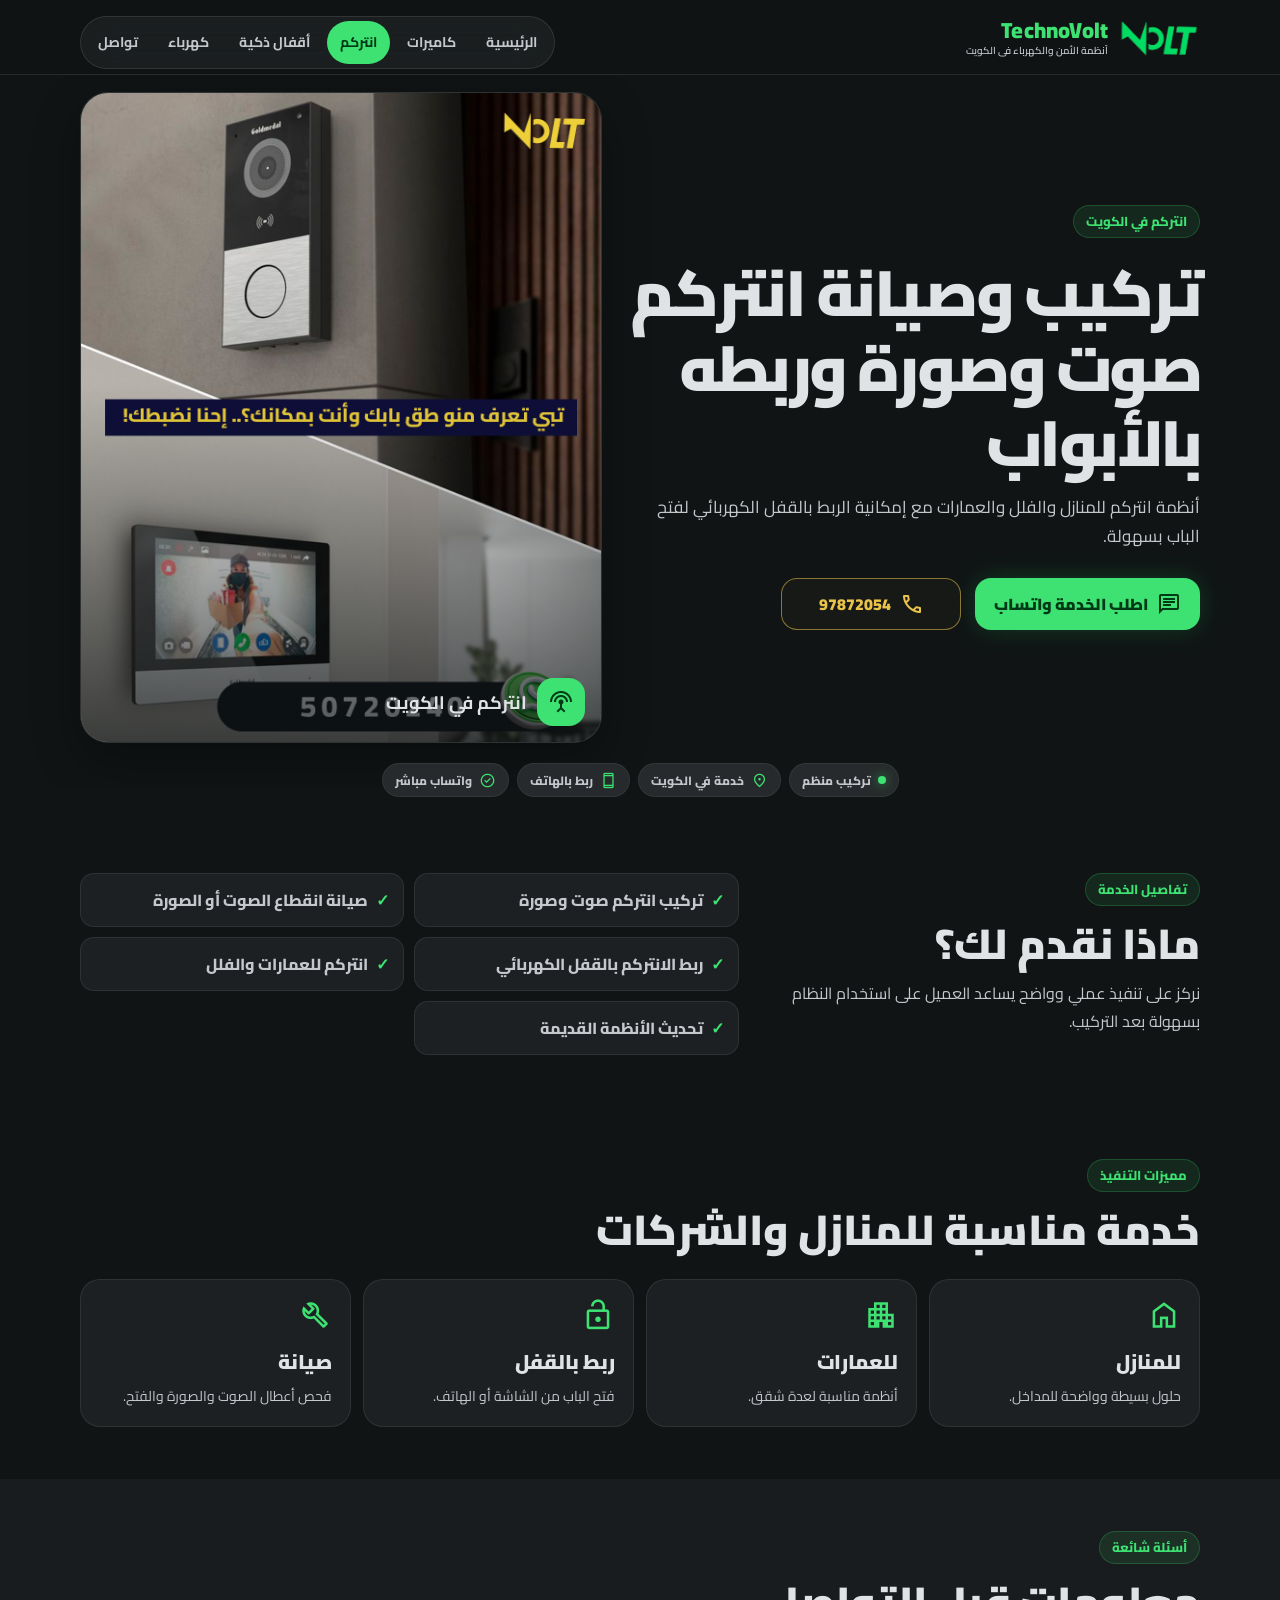
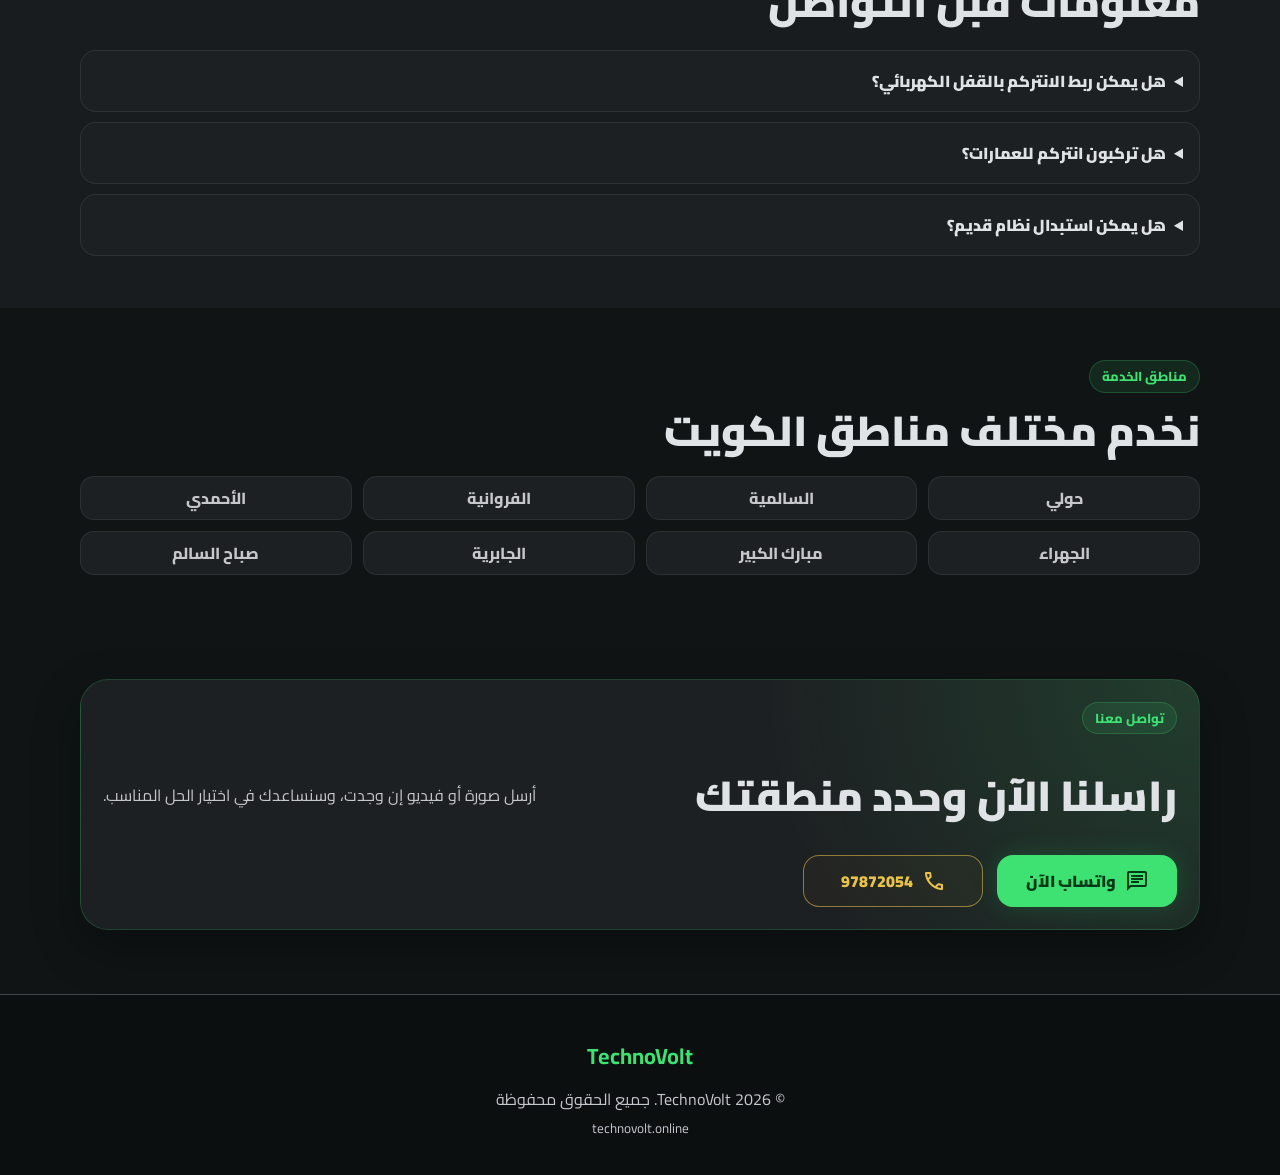
<file: intercom.html>
<!DOCTYPE html>
<html class="dark" dir="rtl" lang="ar">

<head>
  <!-- Google Tag Manager -->
  <script>
    (function (w, d, s, l, i) {
      w[l] = w[l] || []; w[l].push({
        'gtm.start':
          new Date().getTime(), event: 'gtm.js'
      }); var f = d.getElementsByTagName(s)[0],
        j = d.createElement(s), dl = l != 'dataLayer' ? '&l=' + l : ''; j.async = true; j.src =
          'https://www.googletagmanager.com/gtm.js?id=' + i + dl; f.parentNode.insertBefore(j, f);
    })(window, document, 'script', 'dataLayer', 'GTM-MRMSX66L');
  </script>
  <!-- End Google Tag Manager -->
  <script async src="https://www.googletagmanager.com/gtag/js?id=AW-719681153"></script>
  <script>
    window.dataLayer = window.dataLayer || [];
    function gtag() { dataLayer.push(arguments); }
    gtag('js', new Date());

    gtag('config', 'AW-719681153');
  </script>

  <link rel="icon" type="image/png" href="favicon.png" />
  <link rel="apple-touch-icon" href="favicon.png" />
  <meta name="theme-color" content="#101415" />
  <meta charset="utf-8" />
  <meta content="width=device-width, initial-scale=1.0" name="viewport" />
  <title>تركيب انتركم في الكويت | TechnoVolt</title>
  <meta name="description"
    content="تركيب وصيانة انتركم صوت وصورة في الكويت للمنازل والفلل والعمارات مع إمكانية ربطه بالقفل الكهربائي." />
  <meta property="og:title" content="تركيب انتركم في الكويت | TechnoVolt" />
  <meta property="og:description"
    content="تركيب وصيانة انتركم صوت وصورة في الكويت للمنازل والفلل والعمارات مع إمكانية ربطه بالقفل الكهربائي." />
  <meta property="og:type" content="website" />
  <meta property="og:url" content="https://technovolt.online/intercom.html" />
  <link rel="canonical" href="https://technovolt.online/intercom.html" />
  <link rel="preconnect" href="https://fonts.googleapis.com" />
  <link rel="preconnect" href="https://fonts.gstatic.com" crossorigin />
  <link href="https://fonts.googleapis.com/css2?family=Cairo:wght@400;500;600;700;800;900&display=swap"
    rel="stylesheet" />
  <link href="https://fonts.googleapis.com/css2?family=Material+Symbols+Outlined:wght,FILL@100..700,0..1&display=swap"
    rel="stylesheet" />
  <link rel="stylesheet" href="style.css" />
</head>

<body>
  <!-- Google Tag Manager (noscript) -->
  <noscript>
    <iframe src="https://www.googletagmanager.com/ns.html?id=GTM-MRMSX66L" height="0" width="0"
      style="display:none;visibility:hidden"></iframe>
  </noscript>
  <!-- End Google Tag Manager (noscript) -->
  <script async src="https://www.googletagmanager.com/gtag/js?id=AW-719681153"></script>
  <script>
    window.dataLayer = window.dataLayer || [];
    function gtag() { dataLayer.push(arguments); }
    gtag('js', new Date());

    gtag('config', 'AW-719681153');
  </script>
  <header class="topbar">
    <div class="topbar__inner">
      <button class="icon-button menu-toggle" id="menuToggle" aria-label="فتح القائمة">
        <span class="material-symbols-outlined">menu</span>
      </button>

      <a href="index.html" class="brand" aria-label="TechnoVolt الرئيسية">
        <img class="logo" src="images/logo.png" alt="الشعار" />
        <span class="brand__text">
          <strong>TechnoVolt</strong>
          <small>أنظمة الأمن والكهرباء في الكويت</small>
        </span>
      </a>

      <a class="topbar__whatsapp js-whatsapp" data-service="general" target="_blank" rel="noopener" aria-label="واتساب">
        <span class="material-symbols-outlined">chat</span>
      </a>
    </div>

    <nav class="mobile-menu" id="mobileMenu" aria-label="القائمة">
      <a class="" href="index.html">الرئيسية</a>
      <a class="" href="cctv.html">كاميرات مراقبة</a>
      <a class="active" href="intercom.html">انتركم</a>
      <a class="" href="smart-locks.html">أقفال ذكية</a>
      <a class="" href="electricity.html">كهرباء</a>
      <a href="#contact">تواصل معنا</a>
    </nav>

    <nav class="desktop-nav" aria-label="روابط الموقع">
      <a class="" href="index.html">الرئيسية</a>
      <a class="" href="cctv.html">كاميرات</a>
      <a class="active" href="intercom.html">انتركم</a>
      <a class="" href="smart-locks.html">أقفال ذكية</a>
      <a class="" href="electricity.html">كهرباء</a>
      <a href="#contact">تواصل</a>
    </nav>
  </header>

  <main>

    <section class="hero service-hero">
      <div class="container service-hero__grid">
        <div class="service-hero__text">
          <span class="hero-badge">انتركم في الكويت</span>
          <h1>تركيب وصيانة انتركم صوت وصورة وربطه بالأبواب</h1>
          <p>أنظمة انتركم للمنازل والفلل والعمارات مع إمكانية الربط بالقفل الكهربائي لفتح الباب بسهولة.</p>
          <div class="hero-actions">
            <a class="btn btn-primary js-whatsapp" data-service="intercom" target="_blank" rel="noopener">
              <span class="material-symbols-outlined">chat</span>
              اطلب الخدمة واتساب
            </a>
            <a class="btn btn-secondary js-call">
              <span class="material-symbols-outlined">call</span>
              97872054
            </a>
          </div>
        </div>
        <div class="service-visual">
          <img src="images/intercom.png" alt="تركيب انتركم صوت وصورة في الكويت" />
          <div class="service-visual__overlay">
            <span class="material-symbols-outlined">settings_input_antenna</span>
            <strong>انتركم في الكويت</strong>
          </div>
        </div>
      </div>
    </section>


    <section class="trust-chips container" aria-label="مميزات الخدمة">
      <div><span></span>تركيب منظم</div>
      <div><span class="material-symbols-outlined">location_on</span>خدمة في الكويت</div>
      <div><span class="material-symbols-outlined">smartphone</span>ربط بالهاتف</div>
      <div><span class="material-symbols-outlined">check_circle</span>واتساب مباشر</div>
    </section>


    <section class="section">
      <div class="container split-section">
        <div>
          <span class="eyebrow">تفاصيل الخدمة</span>
          <h2>ماذا نقدم لك؟</h2>
          <p>نركز على تنفيذ عملي وواضح يساعد العميل على استخدام النظام بسهولة بعد التركيب.</p>
        </div>
        <ul class="service-list">
          <li>تركيب انتركم صوت وصورة</li>
          <li>صيانة انقطاع الصوت أو الصورة</li>
          <li>ربط الانتركم بالقفل الكهربائي</li>
          <li>انتركم للعمارات والفلل</li>
          <li>تحديث الأنظمة القديمة</li>
        </ul>
      </div>
    </section>

    <section class="section feature-section">
      <div class="container">
        <div class="section-head">
          <span class="eyebrow">مميزات التنفيذ</span>
          <h2>خدمة مناسبة للمنازل والشركات</h2>
        </div>
        <div class="feature-grid">

          <article class="feature-card">
            <span class="material-symbols-outlined">home</span>
            <h3>للمنازل</h3>
            <p>حلول بسيطة وواضحة للمداخل.</p>
          </article>
          <article class="feature-card">
            <span class="material-symbols-outlined">apartment</span>
            <h3>للعمارات</h3>
            <p>أنظمة مناسبة لعدة شقق.</p>
          </article>
          <article class="feature-card">
            <span class="material-symbols-outlined">lock_open</span>
            <h3>ربط بالقفل</h3>
            <p>فتح الباب من الشاشة أو الهاتف.</p>
          </article>
          <article class="feature-card">
            <span class="material-symbols-outlined">build</span>
            <h3>صيانة</h3>
            <p>فحص أعطال الصوت والصورة والفتح.</p>
          </article>
        </div>
      </div>
    </section>


    <section class="section faq-section">
      <div class="container">
        <div class="section-head">
          <span class="eyebrow">أسئلة شائعة</span>
          <h2>معلومات قبل التواصل</h2>
        </div>
        <div class="faq-list">
          <details>
            <summary>هل يمكن ربط الانتركم بالقفل الكهربائي؟</summary>
            <p>نعم، حسب نوع النظام والباب والقفل.</p>
          </details>
          <details>
            <summary>هل تركبون انتركم للعمارات؟</summary>
            <p>نعم، للمنازل والعمارات والمكاتب.</p>
          </details>
          <details>
            <summary>هل يمكن استبدال نظام قديم؟</summary>
            <p>نعم، نفحص التمديدات ونرشح البديل المناسب.</p>
          </details>
        </div>
      </div>
    </section>


    <section class="section area-section">
      <div class="container">
        <div class="section-head compact">
          <span class="eyebrow">مناطق الخدمة</span>
          <h2>نخدم مختلف مناطق الكويت</h2>
        </div>

        <div class="area-grid">
          <span>حولي</span>
          <span>السالمية</span>
          <span>الفروانية</span>
          <span>الأحمدي</span>
          <span>الجهراء</span>
          <span>مبارك الكبير</span>
          <span>الجابرية</span>
          <span>صباح السالم</span>
        </div>
      </div>
    </section>


    <section id="contact" class="section contact-section">
      <div class="container contact-card">
        <span class="eyebrow">تواصل معنا</span>
        <h2>راسلنا الآن وحدد منطقتك</h2>
        <p>أرسل صورة أو فيديو إن وجدت، وسنساعدك في اختيار الحل المناسب.</p>
        <div class="contact-actions">
          <a class="btn btn-primary js-whatsapp" data-service="intercom" target="_blank" rel="noopener">
            <span class="material-symbols-outlined">chat</span>
            واتساب الآن
          </a>
          <a class="btn btn-secondary js-call">
            <span class="material-symbols-outlined">call</span>
            97872054
          </a>
        </div>
      </div>
    </section>


  </main>

  <footer class="footer">
    <strong>TechnoVolt</strong>
    <p>© <span id="year"></span> TechnoVolt. جميع الحقوق محفوظة</p>
    <small>technovolt.online</small>
  </footer>


  <nav class="bottom-cta" aria-label="تواصل سريع">
    <a class="bottom-cta__main js-whatsapp" data-service="intercom" target="_blank" rel="noopener">
      <span class="material-symbols-outlined">chat</span>
      <span>واتساب</span>
    </a>
    <a class="bottom-cta__secondary js-call">
      <span class="material-symbols-outlined">call</span>
      <span>97872054</span>
    </a>
  </nav>

  <script src="script.js"></script>
</body>

</html>
</file>
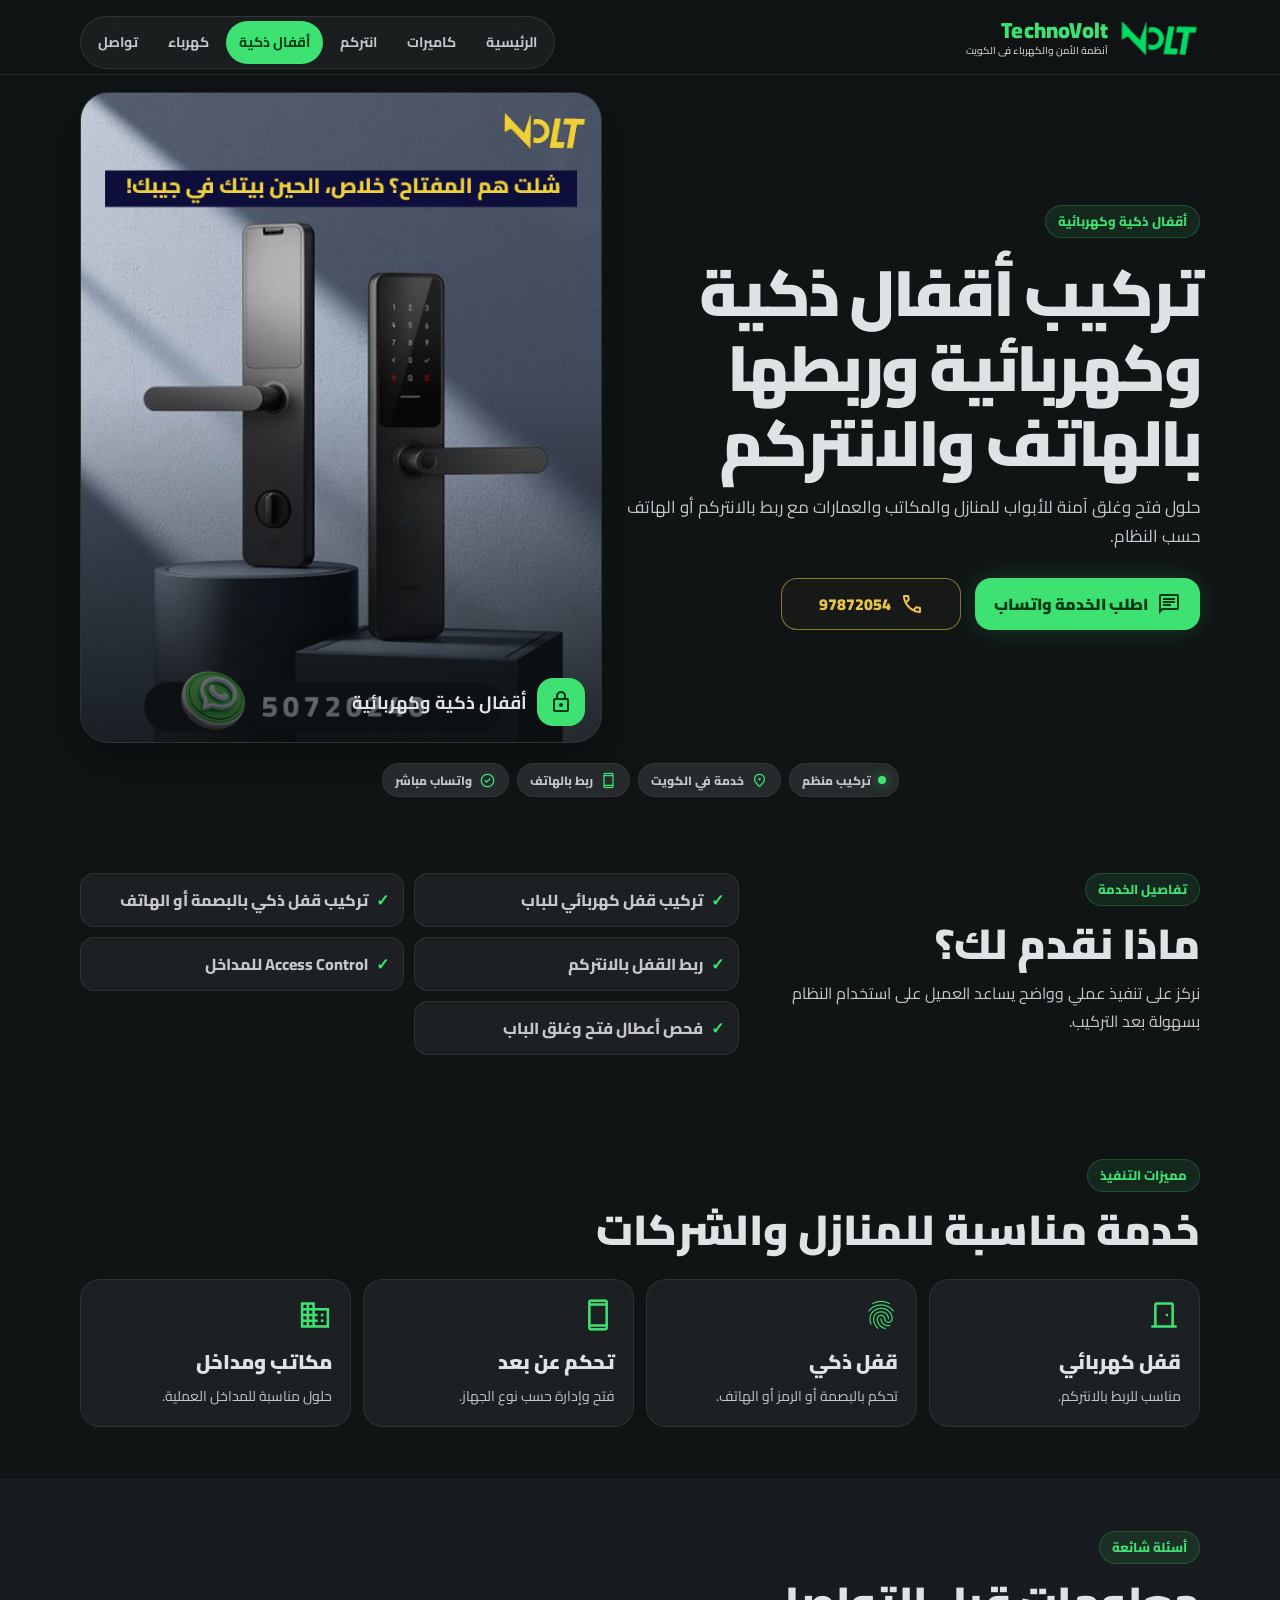
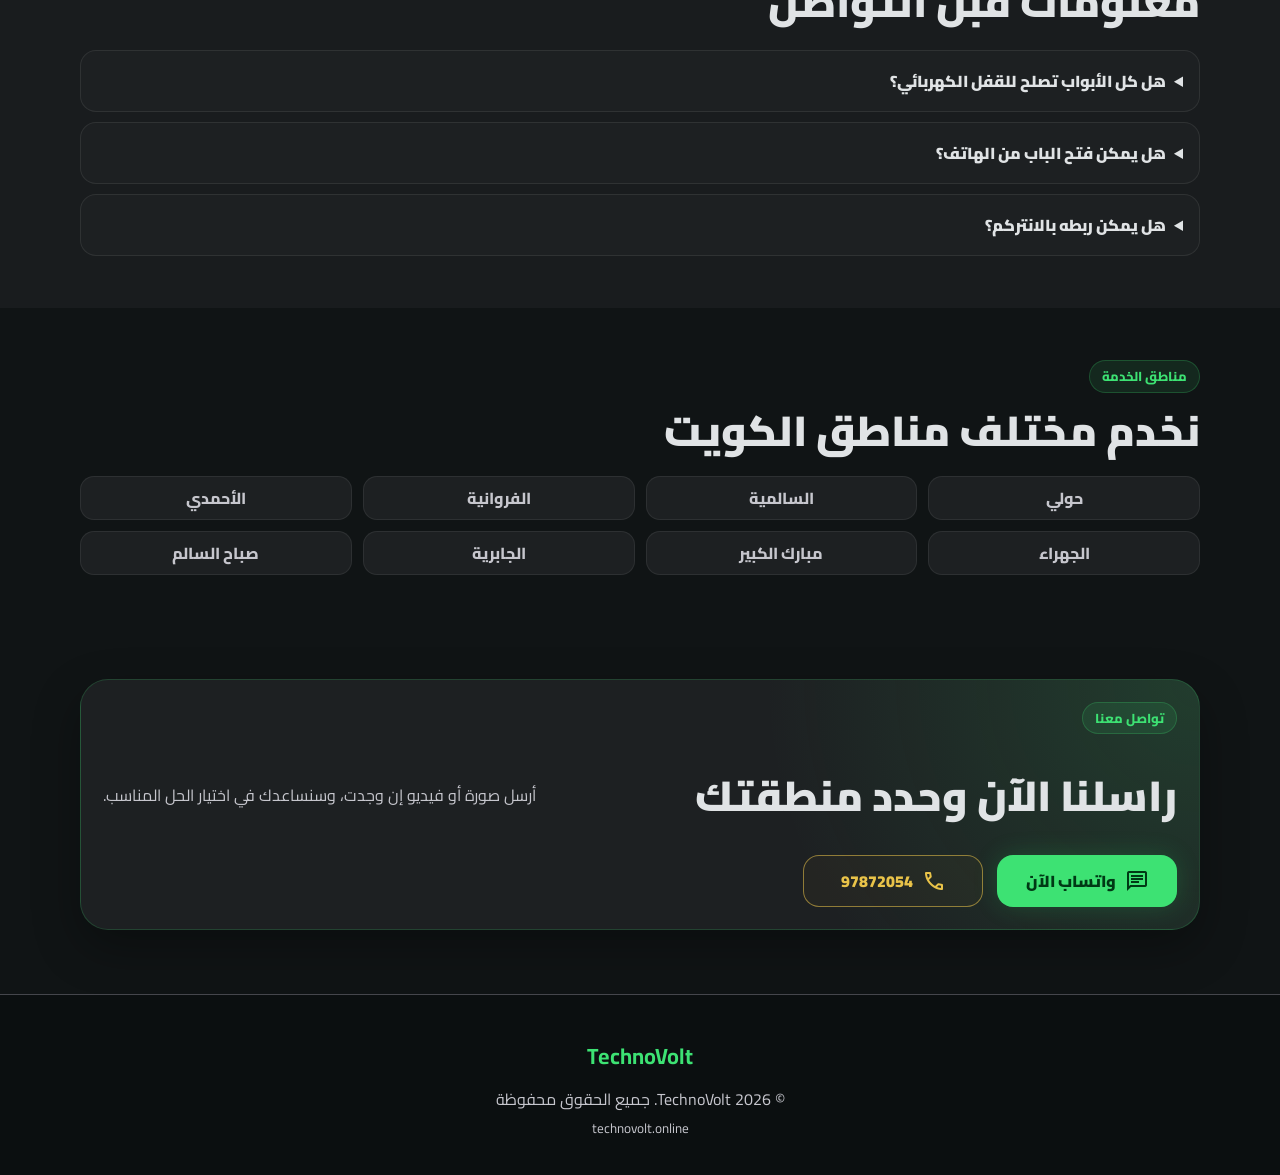
<file: smart-locks.html>
<!DOCTYPE html>
<html class="dark" dir="rtl" lang="ar">

<head>
  <!-- Google Tag Manager -->
  <script>
    (function (w, d, s, l, i) {
      w[l] = w[l] || []; w[l].push({
        'gtm.start':
          new Date().getTime(), event: 'gtm.js'
      }); var f = d.getElementsByTagName(s)[0],
        j = d.createElement(s), dl = l != 'dataLayer' ? '&l=' + l : ''; j.async = true; j.src =
          'https://www.googletagmanager.com/gtm.js?id=' + i + dl; f.parentNode.insertBefore(j, f);
    })(window, document, 'script', 'dataLayer', 'GTM-MRMSX66L');
  </script>
  <!-- End Google Tag Manager -->
  <script async src="https://www.googletagmanager.com/gtag/js?id=AW-719681153"></script>
  <script>
    window.dataLayer = window.dataLayer || [];
    function gtag() { dataLayer.push(arguments); }
    gtag('js', new Date());

    gtag('config', 'AW-719681153');
  </script>

  <meta charset="utf-8" />
  <meta content="width=device-width, initial-scale=1.0" name="viewport" />
  <title>تركيب أقفال ذكية وكهربائية في الكويت | TechnoVolt</title>
  <meta name="description"
    content="تركيب قفل كهربائي وقفل ذكي في الكويت وربطه بالهاتف أو الانتركم للمنازل والمكاتب والعمارات." />
  <meta property="og:title" content="تركيب أقفال ذكية وكهربائية في الكويت | TechnoVolt" />
  <meta property="og:description"
    content="تركيب قفل كهربائي وقفل ذكي في الكويت وربطه بالهاتف أو الانتركم للمنازل والمكاتب والعمارات." />
  <meta property="og:type" content="website" />
  <link rel="icon" type="image/png" href="favicon.png" />
  <link rel="apple-touch-icon" href="favicon.png" />
  <meta name="theme-color" content="#101415" />
  <meta property="og:url" content="https://technovolt.online/smart-locks.html" />
  <link rel="canonical" href="https://technovolt.online/smart-locks.html" />
  <link rel="preconnect" href="https://fonts.googleapis.com" />
  <link rel="preconnect" href="https://fonts.gstatic.com" crossorigin />
  <link href="https://fonts.googleapis.com/css2?family=Cairo:wght@400;500;600;700;800;900&display=swap"
    rel="stylesheet" />
  <link href="https://fonts.googleapis.com/css2?family=Material+Symbols+Outlined:wght,FILL@100..700,0..1&display=swap"
    rel="stylesheet" />
  <link rel="stylesheet" href="style.css" />
</head>

<body>
  <!-- Google Tag Manager (noscript) -->
  <noscript>
    <iframe src="https://www.googletagmanager.com/ns.html?id=GTM-MRMSX66L" height="0" width="0"
      style="display:none;visibility:hidden"></iframe>
  </noscript>
  <!-- End Google Tag Manager (noscript) -->


  <header class="topbar">
    <div class="topbar__inner">
      <button class="icon-button menu-toggle" id="menuToggle" aria-label="فتح القائمة">
        <span class="material-symbols-outlined">menu</span>
      </button>

      <a href="index.html" class="brand" aria-label="TechnoVolt الرئيسية">
        <img class="logo" src="images/logo.png" alt="الشعار" />
        <span class="brand__text">
          <strong>TechnoVolt</strong>
          <small>أنظمة الأمن والكهرباء في الكويت</small>
        </span>
      </a>

      <a class="topbar__whatsapp js-whatsapp" data-service="general" target="_blank" rel="noopener" aria-label="واتساب">
        <span class="material-symbols-outlined">chat</span>
      </a>
    </div>

    <nav class="mobile-menu" id="mobileMenu" aria-label="القائمة">
      <a class="" href="index.html">الرئيسية</a>
      <a class="" href="cctv.html">كاميرات مراقبة</a>
      <a class="" href="intercom.html">انتركم</a>
      <a class="active" href="smart-locks.html">أقفال ذكية</a>
      <a class="" href="electricity.html">كهرباء</a>
      <a href="#contact">تواصل معنا</a>
    </nav>

    <nav class="desktop-nav" aria-label="روابط الموقع">
      <a class="" href="index.html">الرئيسية</a>
      <a class="" href="cctv.html">كاميرات</a>
      <a class="" href="intercom.html">انتركم</a>
      <a class="active" href="smart-locks.html">أقفال ذكية</a>
      <a class="" href="electricity.html">كهرباء</a>
      <a href="#contact">تواصل</a>
    </nav>
  </header>

  <main>

    <section class="hero service-hero">
      <div class="container service-hero__grid">
        <div class="service-hero__text">
          <span class="hero-badge">أقفال ذكية وكهربائية</span>
          <h1>تركيب أقفال ذكية وكهربائية وربطها بالهاتف والانتركم</h1>
          <p>حلول فتح وغلق آمنة للأبواب للمنازل والمكاتب والعمارات مع ربط بالانتركم أو الهاتف حسب النظام.</p>
          <div class="hero-actions">
            <a class="btn btn-primary js-whatsapp" data-service="locks" target="_blank" rel="noopener">
              <span class="material-symbols-outlined">chat</span>
              اطلب الخدمة واتساب
            </a>
            <a class="btn btn-secondary js-call">
              <span class="material-symbols-outlined">call</span>
              97872054
            </a>
          </div>
        </div>
        <div class="service-visual">
          <img src="images/smart-lock.png" alt="تركيب قفل كهربائي وقفل ذكي في الكويت" />
          <div class="service-visual__overlay">
            <span class="material-symbols-outlined">lock</span>
            <strong>أقفال ذكية وكهربائية</strong>
          </div>
        </div>
      </div>
    </section>


    <section class="trust-chips container" aria-label="مميزات الخدمة">
      <div><span></span>تركيب منظم</div>
      <div><span class="material-symbols-outlined">location_on</span>خدمة في الكويت</div>
      <div><span class="material-symbols-outlined">smartphone</span>ربط بالهاتف</div>
      <div><span class="material-symbols-outlined">check_circle</span>واتساب مباشر</div>
    </section>


    <section class="section">
      <div class="container split-section">
        <div>
          <span class="eyebrow">تفاصيل الخدمة</span>
          <h2>ماذا نقدم لك؟</h2>
          <p>نركز على تنفيذ عملي وواضح يساعد العميل على استخدام النظام بسهولة بعد التركيب.</p>
        </div>
        <ul class="service-list">
          <li>تركيب قفل كهربائي للباب</li>
          <li>تركيب قفل ذكي بالبصمة أو الهاتف</li>
          <li>ربط القفل بالانتركم</li>
          <li>Access Control للمداخل</li>
          <li>فحص أعطال فتح وغلق الباب</li>
        </ul>
      </div>
    </section>

    <section class="section feature-section">
      <div class="container">
        <div class="section-head">
          <span class="eyebrow">مميزات التنفيذ</span>
          <h2>خدمة مناسبة للمنازل والشركات</h2>
        </div>
        <div class="feature-grid">

          <article class="feature-card">
            <span class="material-symbols-outlined">door_front</span>
            <h3>قفل كهربائي</h3>
            <p>مناسب للربط بالانتركم.</p>
          </article>
          <article class="feature-card">
            <span class="material-symbols-outlined">fingerprint</span>
            <h3>قفل ذكي</h3>
            <p>تحكم بالبصمة أو الرمز أو الهاتف.</p>
          </article>
          <article class="feature-card">
            <span class="material-symbols-outlined">smartphone</span>
            <h3>تحكم عن بعد</h3>
            <p>فتح وإدارة حسب نوع الجهاز.</p>
          </article>
          <article class="feature-card">
            <span class="material-symbols-outlined">business</span>
            <h3>مكاتب ومداخل</h3>
            <p>حلول مناسبة للمداخل العملية.</p>
          </article>
        </div>
      </div>
    </section>


    <section class="section faq-section">
      <div class="container">
        <div class="section-head">
          <span class="eyebrow">أسئلة شائعة</span>
          <h2>معلومات قبل التواصل</h2>
        </div>
        <div class="faq-list">
          <details>
            <summary>هل كل الأبواب تصلح للقفل الكهربائي؟</summary>
            <p>ليس دائمًا؛ نحتاج صورة الباب لتحديد النوع المناسب.</p>
          </details>
          <details>
            <summary>هل يمكن فتح الباب من الهاتف؟</summary>
            <p>نعم في الأنظمة التي تدعم ذلك.</p>
          </details>
          <details>
            <summary>هل يمكن ربطه بالانتركم؟</summary>
            <p>نعم، وهذا استخدام شائع للأقفال الكهربائية.</p>
          </details>
        </div>
      </div>
    </section>


    <section class="section area-section">
      <div class="container">
        <div class="section-head compact">
          <span class="eyebrow">مناطق الخدمة</span>
          <h2>نخدم مختلف مناطق الكويت</h2>
        </div>

        <div class="area-grid">
          <span>حولي</span>
          <span>السالمية</span>
          <span>الفروانية</span>
          <span>الأحمدي</span>
          <span>الجهراء</span>
          <span>مبارك الكبير</span>
          <span>الجابرية</span>
          <span>صباح السالم</span>
        </div>
      </div>
    </section>


    <section id="contact" class="section contact-section">
      <div class="container contact-card">
        <span class="eyebrow">تواصل معنا</span>
        <h2>راسلنا الآن وحدد منطقتك</h2>
        <p>أرسل صورة أو فيديو إن وجدت، وسنساعدك في اختيار الحل المناسب.</p>
        <div class="contact-actions">
          <a class="btn btn-primary js-whatsapp" data-service="locks" target="_blank" rel="noopener">
            <span class="material-symbols-outlined">chat</span>
            واتساب الآن
          </a>
          <a class="btn btn-secondary js-call">
            <span class="material-symbols-outlined">call</span>
            97872054
          </a>
        </div>
      </div>
    </section>


  </main>

  <footer class="footer">
    <strong>TechnoVolt</strong>
    <p>© <span id="year"></span> TechnoVolt. جميع الحقوق محفوظة</p>
    <small>technovolt.online</small>
  </footer>


  <nav class="bottom-cta" aria-label="تواصل سريع">
    <a class="bottom-cta__main js-whatsapp" data-service="locks" target="_blank" rel="noopener">
      <span class="material-symbols-outlined">chat</span>
      <span>واتساب</span>
    </a>
    <a class="bottom-cta__secondary js-call">
      <span class="material-symbols-outlined">call</span>
      <span>97872054</span>
    </a>
  </nav>

  <script src="script.js"></script>
</body>

</html>
</file>
<file: style.css>
:root {
  --background: #101415;
  --surface: #101415;
  --surface-lowest: #0b0f10;
  --surface-low: #191c1e;
  --surface-container: #1d2022;
  --surface-high: #272a2c;
  --surface-highest: #323537;
  --surface-bright: #363a3b;
  --on-surface: #e0e3e5;
  --on-muted: #c6c6cd;
  --outline: #45464c;
  --secondary: #3de273;
  --secondary-strong: #06c85d;
  --on-secondary: #003915;
  --tertiary: #e9c349;
  --shadow: 0 18px 48px rgba(0, 0, 0, .30);
  --radius: 16px;
  --radius-lg: 24px;
  --container: min(1120px, calc(100% - 32px));
  --mobile-bottom: 92px;
}

* {
  box-sizing: border-box;
}

html {
  scroll-behavior: smooth;
}

body {
  margin: 0;
  min-height: 100dvh;
  padding-bottom: var(--mobile-bottom);
  background: var(--background);
  color: var(--on-surface);
  font-family: "Cairo", Tahoma, Arial, sans-serif;
  line-height: 1.75;
  overflow-x: hidden;
}

a {
  color: inherit;
  text-decoration: none;
}

img {
  max-width: 100%;
  display: block;
}

button,
input,
textarea {
  font-family: inherit;
}

.material-symbols-outlined {
  font-size: 24px;
  line-height: 1;
  vertical-align: middle;
}

.container {
  width: var(--container);
  margin-inline: auto;
}

.topbar {
  position: fixed;
  top: 0;
  inset-inline: 0;
  z-index: 100;
  background: rgba(16, 20, 21, .84);
  backdrop-filter: blur(18px);
  border-bottom: 1px solid rgba(255, 255, 255, .10);
}

.topbar__inner {
  min-height: 58px;
  width: var(--container);
  margin-inline: auto;
  display: grid;
  grid-template-columns: 42px 1fr 42px;
  align-items: center;
  gap: 10px;
}

.icon-button,
.topbar__whatsapp {
  width: 42px;
  height: 42px;
  border: 1px solid rgba(255, 255, 255, .10);
  border-radius: 14px;
  background: rgba(255, 255, 255, .04);
  color: var(--secondary);
  display: grid;
  place-items: center;
  cursor: pointer;
}

.brand {
  justify-self: center;
  display: inline-flex;
  align-items: center;
  gap: 10px;
  min-width: 0;
}

.brand__mark {
  width: 34px;
  height: 34px;
  display: none;
  place-items: center;
  border-radius: 12px;
  background: linear-gradient(135deg, var(--secondary), var(--tertiary));
  color: #07111f;
  font-weight: 900;
}

.logo {
  height: 46px;
  display: grid;
  place-items: center;

}

.brand__text {
  display: flex;
  flex-direction: column;
  align-items: center;
  line-height: 1.25;
}

.brand__text strong {
  color: var(--secondary);
  font-size: 22px;
  font-weight: 900;
  letter-spacing: .2px;
}

.brand__text small {
  color: var(--on-muted);
  font-size: 10px;
  font-weight: 600;
  max-width: 170px;
  white-space: nowrap;
  overflow: hidden;
  text-overflow: ellipsis;
}

.mobile-menu {
  display: none;
  width: var(--container);
  margin: 0 auto 12px;
  padding: 12px;
  border: 1px solid rgba(255, 255, 255, .10);
  border-radius: 18px;
  background: rgba(29, 32, 34, .98);
  box-shadow: var(--shadow);
}

.mobile-menu.show {
  display: grid;
  gap: 6px;
}

.mobile-menu a,
.desktop-nav a {
  color: var(--on-muted);
  font-weight: 700;
}

.mobile-menu a {
  padding: 12px 14px;
  border-radius: 12px;
}

.mobile-menu a.active,
.mobile-menu a:hover {
  background: rgba(61, 226, 115, .10);
  color: var(--secondary);
}

.desktop-nav {
  display: none;
}

.hero {
  position: relative;
  padding: 96px 0 44px;
  overflow: hidden;
}

.home-hero {
  min-height: 560px;
  display: grid;
  place-items: center;
}

.hero-bg {
  position: absolute;
  inset: 0;
  opacity: .35;
  background:
    linear-gradient(to bottom, rgba(16, 20, 21, .40), var(--background) 88%),
    radial-gradient(circle at 20% 20%, rgba(61, 226, 115, .30), transparent 34%),
    radial-gradient(circle at 80% 30%, rgba(233, 195, 73, .16), transparent 30%),
    linear-gradient(135deg, #101415, #0b1120);
}

.hero-bg::before {
  content: "";
  position: absolute;
  inset: 0;
  background-image:
    linear-gradient(rgba(61, 226, 115, .14) 1px, transparent 1px),
    linear-gradient(90deg, rgba(61, 226, 115, .10) 1px, transparent 1px);
  background-size: 48px 48px;
  mask-image: linear-gradient(to bottom, #000, transparent 85%);
}

.hero-content {
  position: relative;
  z-index: 1;
  text-align: right;
}

.hero-badge,
.eyebrow {
  display: inline-flex;
  align-items: center;
  gap: 8px;
  min-height: 32px;
  padding: 4px 12px;
  border-radius: 999px;
  color: var(--secondary);
  background: rgba(61, 226, 115, .10);
  border: 1px solid rgba(61, 226, 115, .22);
  font-size: 13px;
  font-weight: 800;
}

h1,
h2,
h3,
p {
  margin-top: 0;
}

.hero h1 {
  margin: 18px 0 12px;
  font-size: clamp(34px, 9vw, 64px);
  line-height: 1.17;
  letter-spacing: -.04em;
  font-weight: 900;
}

.hero p {
  margin: 0 0 26px;
  color: var(--on-muted);
  font-size: 17px;
  max-width: 720px;
}

.hero-actions,
.contact-actions {
  display: grid;
  gap: 14px;
}

.btn {
  min-height: 52px;
  padding: 0 18px;
  border-radius: 16px;
  display: inline-flex;
  align-items: center;
  justify-content: center;
  gap: 9px;
  font-weight: 900;
  border: 1px solid transparent;
  cursor: pointer;
  transition: transform .18s ease, opacity .18s ease, background .18s ease;
}

.btn:active,
.card-action:active,
.bottom-cta a:active {
  transform: scale(.98);
}

.btn-primary {
  background: var(--secondary);
  color: var(--on-secondary);
  box-shadow: 0 0 24px rgba(37, 211, 102, .20);
}

.btn-secondary {
  color: var(--tertiary);
  background: rgba(233, 195, 73, .03);
  border-color: rgba(233, 195, 73, .55);
}

.trust-chips {
  margin-top: -24px;
  position: relative;
  z-index: 2;
  padding: 0 0 24px;
  display: flex;
  flex-wrap: wrap;
  justify-content: center;
  gap: 8px;
}

.trust-chips div {
  min-height: 34px;
  padding: 5px 12px;
  border-radius: 999px;
  background: var(--surface-high);
  border: 1px solid rgba(255, 255, 255, .06);
  color: var(--on-muted);
  font-size: 12px;
  font-weight: 800;
  display: inline-flex;
  align-items: center;
  gap: 7px;
}

.trust-chips div>span:not(.material-symbols-outlined) {
  width: 8px;
  height: 8px;
  border-radius: 50%;
  background: var(--secondary);
  box-shadow: 0 0 12px rgba(61, 226, 115, .65);
}

.trust-chips .material-symbols-outlined {
  font-size: 17px;
  color: var(--secondary);
}

.section {
  padding: 52px 0;
}

.section-head {
  margin-bottom: 22px;
  text-align: right;
}

.section-head.compact {
  margin-bottom: 18px;
}

.section-head h2,
.contact-card h2,
.split-section h2 {
  margin: 12px 0 8px;
  font-size: clamp(24px, 6vw, 42px);
  line-height: 1.25;
  font-weight: 900;
}

.section-head p,
.contact-card p,
.split-section p {
  margin: 0;
  color: var(--on-muted);
}

.service-grid {
  display: grid;
  grid-template-columns: 1fr;
  gap: 14px;
}

.service-card {
  position: relative;
  overflow: hidden;
  padding: 16px;
  border-radius: var(--radius-lg);
  background: var(--surface-container);
  border: 1px solid rgba(233, 195, 73, .20);
  box-shadow: 0 14px 34px rgba(0, 0, 0, .18);
}

.service-card::after {
  content: "";
  position: absolute;
  inset-inline-end: -40px;
  inset-block-start: -40px;
  width: 110px;
  height: 110px;
  border-radius: 999px;
  background: rgba(61, 226, 115, .07);
  pointer-events: none;
}

.service-card__top {
  display: flex;
  align-items: flex-start;
  gap: 14px;
}

.service-icon {
  flex: 0 0 auto;
  width: 58px;
  height: 58px;
  display: grid;
  place-items: center;
  color: var(--secondary);
  background: var(--surface-highest);
  border: 1px solid rgba(255, 255, 255, .06);
  border-radius: 18px;
  font-size: 34px;
}

.service-card h3 {
  margin: 0 0 3px;
  font-size: 22px;
  font-weight: 900;
}

.service-card p {
  margin: 0;
  color: var(--on-muted);
  font-size: 14px;
}

.card-action {
  margin-top: 18px;
  min-height: 46px;
  border-radius: 14px;
  display: flex;
  align-items: center;
  justify-content: center;
  background: rgba(255, 255, 255, .05);
  border: 1px solid rgba(255, 255, 255, .10);
  color: var(--on-surface);
  font-weight: 900;
}

.portfolio-section,
.faq-section {
  background: var(--surface-low);
}

.portfolio-grid {
  display: grid;
  grid-template-columns: 1fr 1fr;
  gap: 10px;
}

.portfolio-grid figure {
  margin: 0;
  position: relative;
  overflow: hidden;
  border-radius: var(--radius);
  background: var(--surface-container);
  border: 1px solid rgba(255, 255, 255, .08);
}

.portfolio-main {
  grid-column: 1 / -1;
  aspect-ratio: 16 / 9;
}

.portfolio-grid figure:not(.portfolio-main) {
  aspect-ratio: 1 / 1;
}

.portfolio-grid img {
  width: 100%;
  height: 100%;
  object-fit: cover;
}

.portfolio-main::after {
  content: "";
  position: absolute;
  inset: 0;
  background: linear-gradient(to top, rgba(11, 15, 16, .92), transparent 70%);
}

.portfolio-main figcaption {
  position: absolute;
  inset-inline: 16px;
  bottom: 14px;
  z-index: 1;
  display: grid;
  gap: 3px;
}

.portfolio-main strong {
  font-size: 18px;
}

.portfolio-main span {
  color: var(--on-muted);
  font-size: 13px;
}

.area-grid {
  display: grid;
  grid-template-columns: repeat(2, 1fr);
  gap: 11px;
}

.area-grid span {
  min-height: 44px;
  display: grid;
  place-items: center;
  border-radius: 14px;
  background: var(--surface-container);
  border: 1px solid rgba(255, 255, 255, .07);
  color: var(--on-muted);
  font-weight: 800;
}

.contact-section {
  padding-bottom: 64px;
}

.contact-card {
  padding: 22px;
  border-radius: 28px;
  background:
    radial-gradient(circle at top right, rgba(61, 226, 115, .15), transparent 38%),
    var(--surface-container);
  border: 1px solid rgba(61, 226, 115, .18);
  box-shadow: var(--shadow);
}

.service-hero {
  padding-top: 92px;
}

.service-hero__grid {
  display: grid;
  gap: 22px;
}

.service-hero__text h1 {
  max-width: 860px;
}

.service-visual {
  position: relative;
  overflow: hidden;
  min-height: 290px;
  border-radius: 28px;
  background: var(--surface-container);
  border: 1px solid rgba(255, 255, 255, .08);
  box-shadow: var(--shadow);
}

.service-visual img {
  width: 100%;
  height: 100%;
  min-height: 290px;
  object-fit: cover;
}

.service-visual::after {
  content: "";
  position: absolute;
  inset: 0;
  background: linear-gradient(to top, rgba(11, 15, 16, .72), transparent 55%);
}

.service-visual__overlay {
  position: absolute;
  inset-inline: 16px;
  bottom: 16px;
  z-index: 1;
  display: flex;
  align-items: center;
  gap: 10px;
}

.service-visual__overlay span {
  width: 48px;
  height: 48px;
  display: grid;
  place-items: center;
  border-radius: 16px;
  background: var(--secondary);
  color: var(--on-secondary);
}

.service-visual__overlay strong {
  font-size: 18px;
}

.split-section {
  display: grid;
  gap: 22px;
}

.service-list {
  margin: 0;
  padding: 0;
  list-style: none;
  display: grid;
  gap: 10px;
}

.service-list li {
  min-height: 48px;
  padding: 12px 14px;
  border-radius: 14px;
  background: var(--surface-container);
  border: 1px solid rgba(255, 255, 255, .08);
  color: var(--on-muted);
  font-weight: 800;
}

.service-list li::before {
  content: "✓";
  color: var(--secondary);
  margin-inline-end: 8px;
  font-weight: 900;
}

.feature-grid {
  display: grid;
  grid-template-columns: 1fr;
  gap: 12px;
}

.feature-card {
  padding: 18px;
  border-radius: 20px;
  background: var(--surface-container);
  border: 1px solid rgba(255, 255, 255, .08);
}

.feature-card span {
  color: var(--secondary);
  font-size: 34px;
  margin-bottom: 12px;
}

.feature-card h3 {
  margin: 0 0 5px;
  font-size: 20px;
  font-weight: 900;
}

.feature-card p {
  color: var(--on-muted);
  margin: 0;
  font-size: 14px;
}

.faq-list {
  display: grid;
  gap: 10px;
}

details {
  border-radius: 16px;
  padding: 16px;
  background: var(--surface-container);
  border: 1px solid rgba(255, 255, 255, .08);
}

summary {
  cursor: pointer;
  font-weight: 900;
}

details p {
  margin: 12px 0 0;
  color: var(--on-muted);
}

.footer {
  padding: 42px 18px 34px;
  text-align: center;
  border-top: 1px solid var(--outline);
  background: var(--surface-lowest);
}

.footer strong {
  color: var(--secondary);
  font-size: 22px;
}

.footer p {
  margin: 10px 0 0;
  color: var(--on-muted);
}

.footer small {
  color: var(--on-muted);
}

.bottom-cta {
  position: fixed;
  bottom: 0;
  inset-inline: 0;
  z-index: 120;
  min-height: 78px;
  padding: 10px 16px calc(10px + env(safe-area-inset-bottom));
  display: grid;
  grid-template-columns: 1.25fr .9fr;
  gap: 12px;
  background: rgba(16, 20, 21, .92);
  backdrop-filter: blur(18px);
  border-top: 1px solid rgba(61, 226, 115, .18);
  box-shadow: 0 -8px 24px rgba(61, 226, 115, .10);
  border-radius: 20px 20px 0 0;
}

.bottom-cta a {
  min-height: 54px;
  border-radius: 999px;
  display: flex;
  align-items: center;
  justify-content: center;
  gap: 9px;
  font-weight: 900;
}

.bottom-cta__main {
  background: var(--secondary);
  color: var(--on-secondary);
}

.bottom-cta__secondary {
  color: var(--on-muted);
  border: 1px solid rgba(255, 255, 255, .12);
  background: rgba(255, 255, 255, .04);
}

.portfolio-section {
  background:
    radial-gradient(circle at top right, rgba(61, 226, 115, 0.08), transparent 32%),
    var(--surface-low);
}

.portfolio-gallery {
  display: grid;
  grid-template-columns: 1.2fr 0.8fr 0.8fr;
  gap: 14px;
}

.portfolio-item {
  position: relative;
  margin: 0;
  min-height: 260px;
  overflow: hidden;
  border-radius: 22px;
  background: var(--surface-container);
  border: 1px solid rgba(255, 255, 255, 0.08);
  box-shadow: 0 14px 34px rgba(0, 0, 0, 0.22);
}

.portfolio-featured {
  grid-row: span 2;
  min-height: 540px;
}

.portfolio-featured-row {
  grid-column: span 2;
  min-height: 540px;
}

.portfolio-item img {
  width: 100%;
  height: 100%;
  min-height: inherit;
  object-fit: cover;
  transition: transform 0.35s ease, filter 0.35s ease;
}

.portfolio-item:hover img {
  transform: scale(1.04);
  filter: brightness(1.05);
}

.portfolio-item::after {
  content: "";
  position: absolute;
  inset: 0;
  background:
    linear-gradient(to top, rgba(11, 15, 16, 0.92), rgba(11, 15, 16, 0.08) 62%),
    linear-gradient(to bottom, rgba(61, 226, 115, 0.08), transparent 35%);
}

.portfolio-item figcaption {
  position: absolute;
  right: 18px;
  left: 18px;
  bottom: 18px;
  z-index: 2;
  display: grid;
  gap: 4px;
}

.portfolio-item strong {
  color: var(--on-surface);
  font-size: 20px;
  font-weight: 900;
}

.portfolio-item span {
  color: var(--on-muted);
  font-size: 14px;
  line-height: 1.7;
}

@media (max-width: 900px) {
  .portfolio-gallery {
    grid-template-columns: 1fr 1fr;
  }

  .portfolio-featured {
    grid-column: 1 / -1;
    grid-row: auto;
    min-height: 360px;
  }

  .portfolio-item {
    min-height: 250px;
  }
}

@media (max-width: 640px) {
  .portfolio-gallery {
    grid-template-columns: 1fr;
  }

  .portfolio-featured,
  .portfolio-item {
    min-height: 300px;
  }

  .portfolio-item figcaption {
    right: 16px;
    left: 16px;
    bottom: 16px;
  }

  .portfolio-item strong {
    font-size: 19px;
  }

  .portfolio-item span {
    font-size: 13px;
  }
}

@media (min-width: 720px) {
  body {
    padding-bottom: 0;
  }

  .brand {
    justify-self: start;
  }

  .brand__mark {
    display: grid;
  }

  .brand__text {
    align-items: flex-start;
  }

  .brand__text small {
    max-width: none;
  }

  .topbar__inner {
    grid-template-columns: 1fr auto;
    min-height: 74px;
  }

  .menu-toggle,
  .topbar__whatsapp {
    display: none;
  }

  .desktop-nav {
    position: fixed;
    top: 16px;
    left: max(16px, calc((100vw - 1120px) / 2));
    z-index: 101;
    min-height: 44px;
    padding: 4px;
    border-radius: 999px;
    display: flex;
    align-items: center;
    gap: 4px;
    background: rgba(255, 255, 255, .05);
    border: 1px solid rgba(255, 255, 255, .10);
    backdrop-filter: blur(18px);
  }

  .desktop-nav a {
    padding: 9px 13px;
    border-radius: 999px;
    font-size: 14px;
  }

  .desktop-nav a.active,
  .desktop-nav a:hover {
    color: var(--on-secondary);
    background: var(--secondary);
  }

  .home-hero {
    min-height: 680px;
  }

  .hero-content {
    max-width: 820px;
  }

  .hero-actions,
  .contact-actions {
    display: flex;
    flex-wrap: wrap;
  }

  .hero-actions .btn,
  .contact-actions .btn {
    min-width: 180px;
  }

  .service-grid,
  .feature-grid {
    grid-template-columns: repeat(4, 1fr);
  }

  .portfolio-grid {
    grid-template-columns: 1.2fr .7fr .7fr;
  }

  .portfolio-main {
    grid-column: auto;
    grid-row: span 2;
    aspect-ratio: auto;
    min-height: 450px;
  }

  .portfolio-grid figure:not(.portfolio-main) {
    min-height: 220px;
  }

  .area-grid {
    grid-template-columns: repeat(4, 1fr);
  }

  .contact-card {
    display: grid;
    grid-template-columns: 1fr auto;
    align-items: center;
    gap: 24px;
  }

  .contact-card .eyebrow {
    grid-column: 1 / -1;
    width: fit-content;
  }

  .service-hero__grid {
    grid-template-columns: 1.05fr .95fr;
    align-items: center;
  }

  .service-visual {
    min-height: 470px;
  }

  .service-visual img {
    min-height: 470px;
  }

  .split-section {
    grid-template-columns: .8fr 1.2fr;
    align-items: start;
  }

  .service-list {
    grid-template-columns: repeat(2, 1fr);
  }

  .bottom-cta {
    display: none;
  }
}

@media (max-width: 380px) {
  .brand__text strong {
    font-size: 19px;
  }

  .brand__text small {
    max-width: 140px;
  }

  .hero h1 {
    font-size: 31px;
  }
}
</file>
